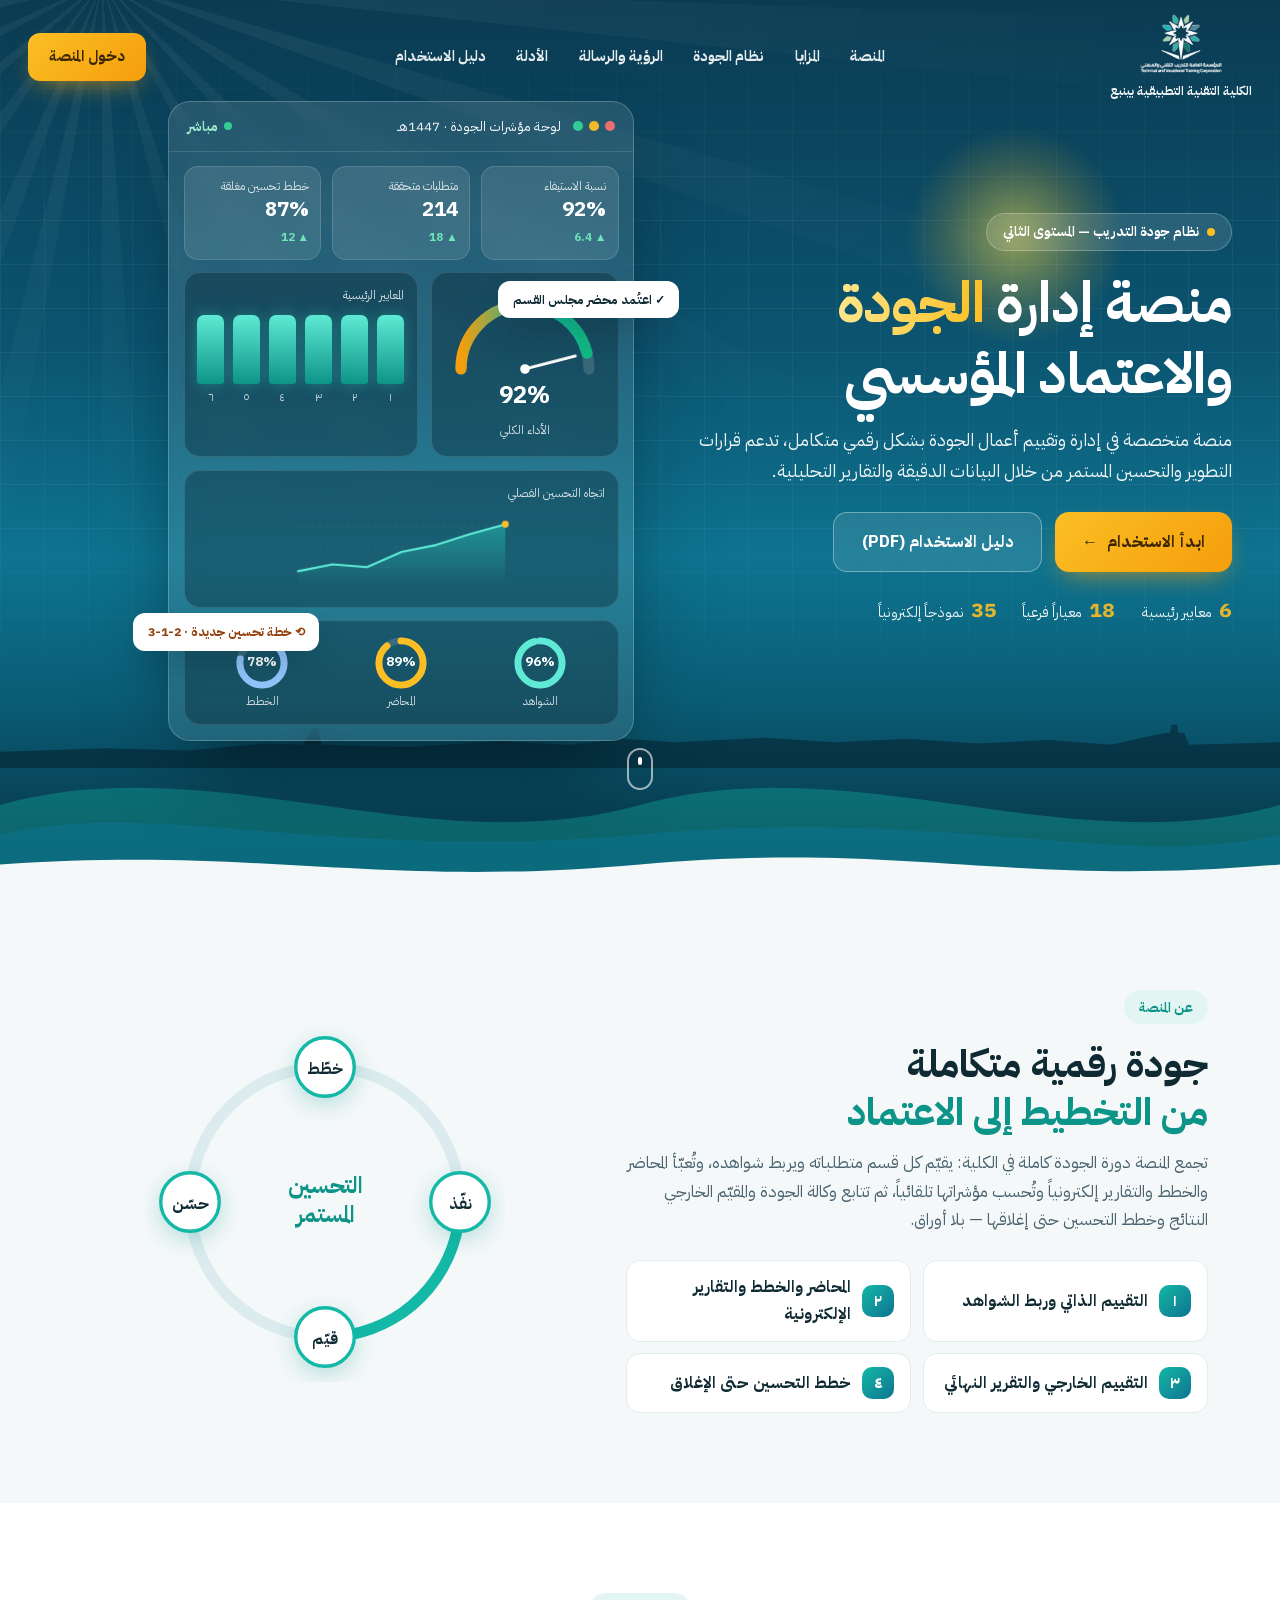
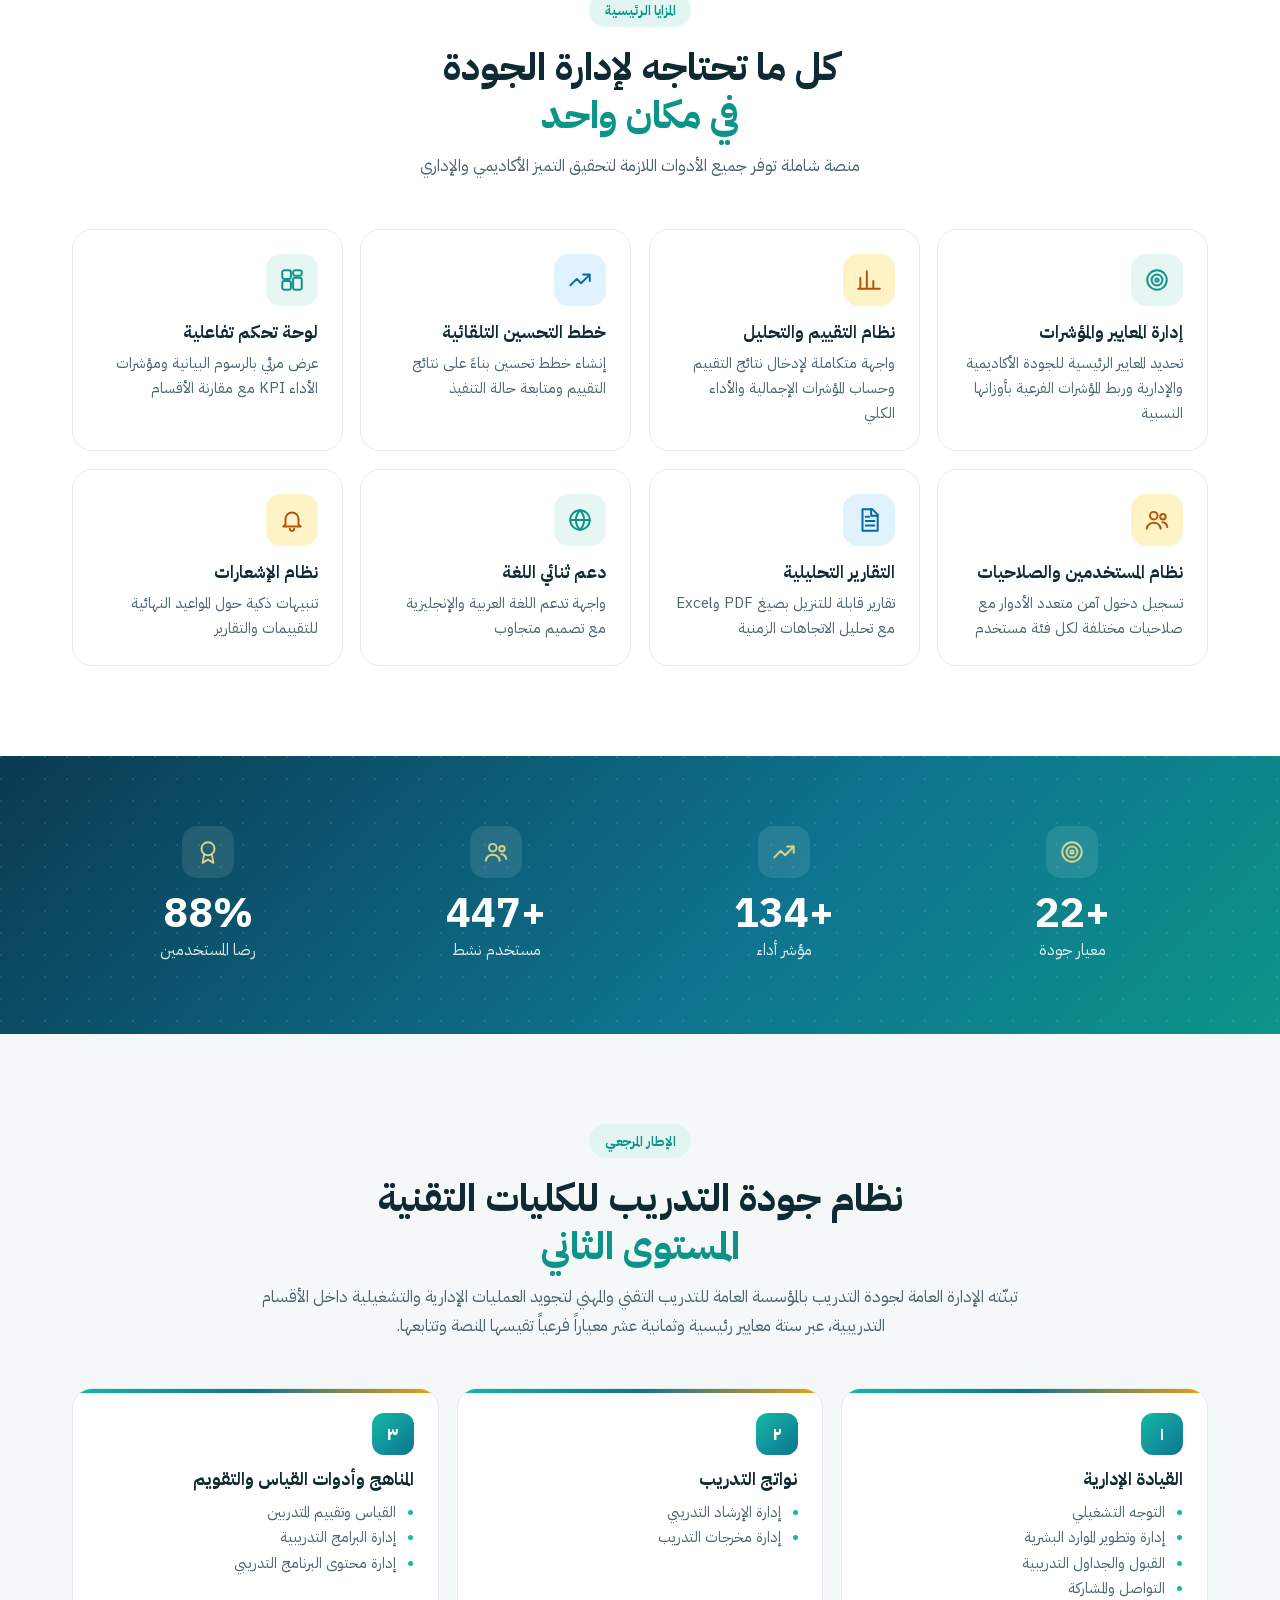
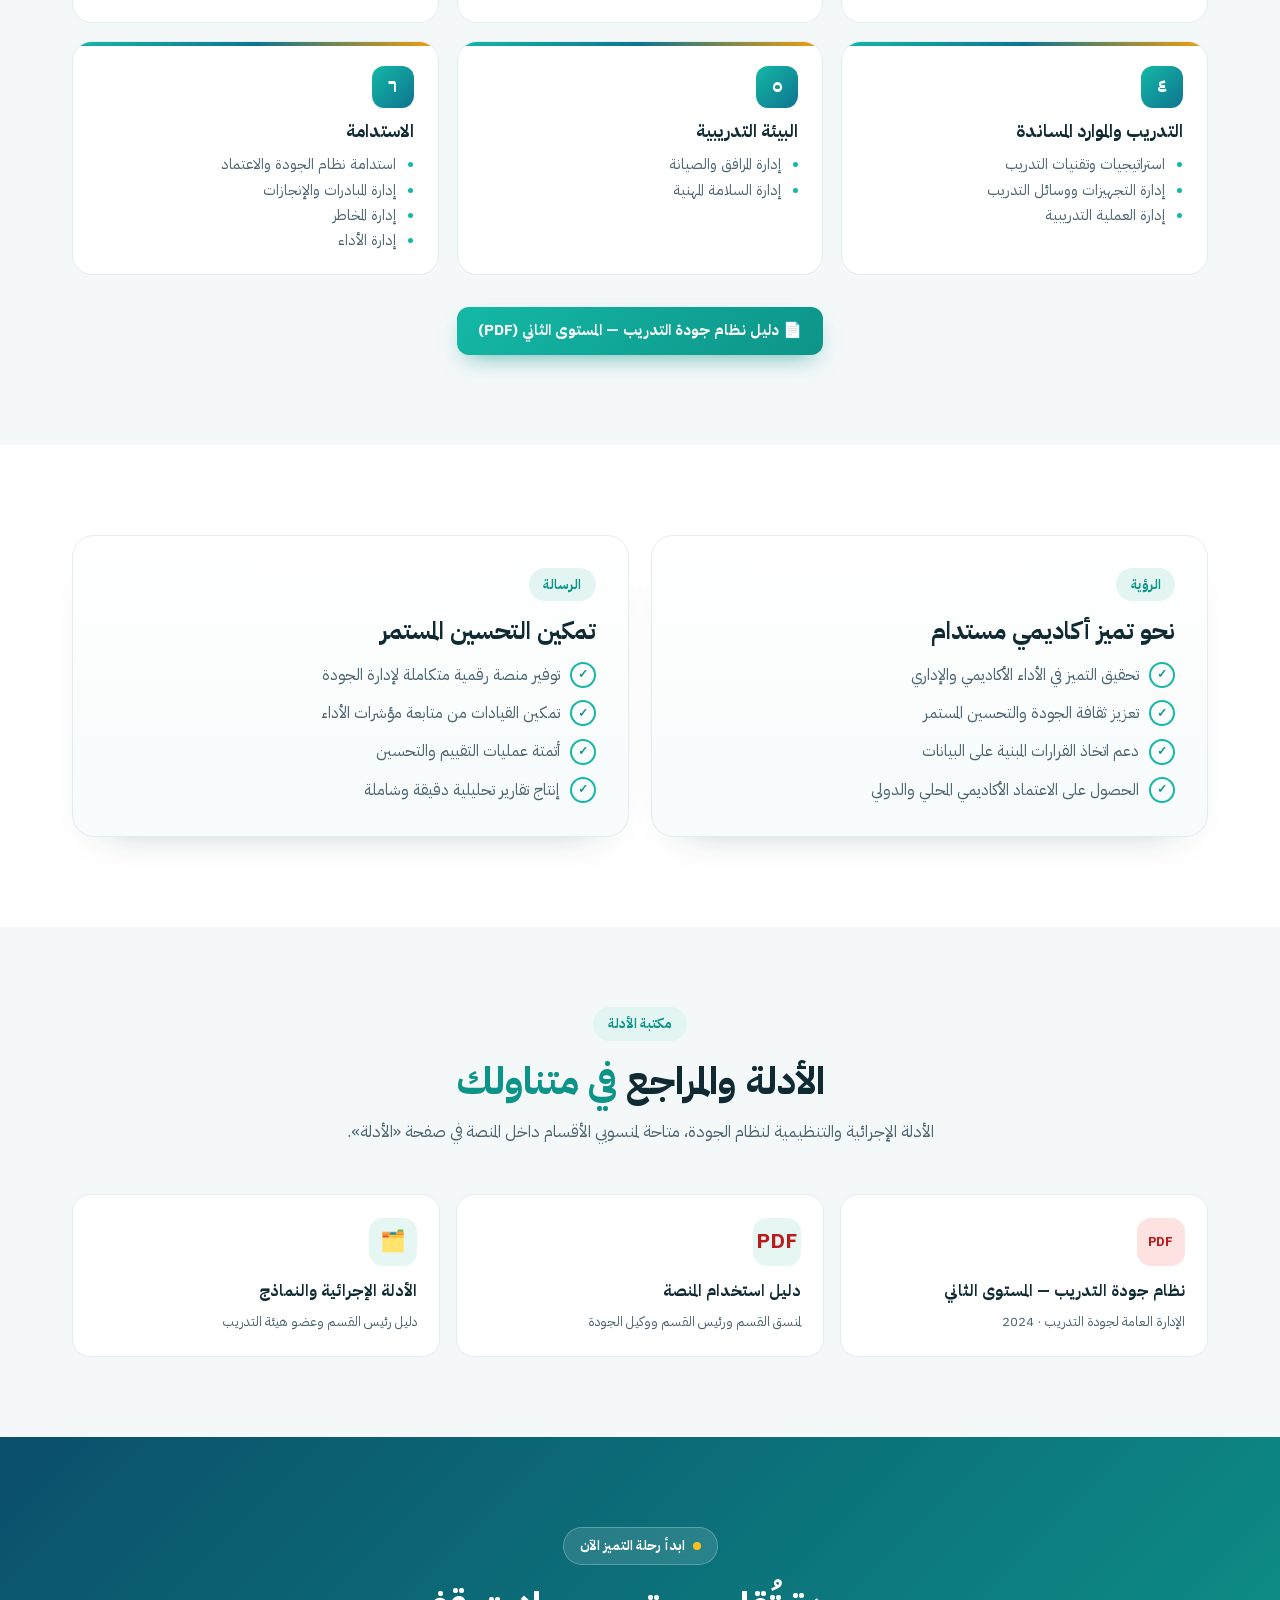
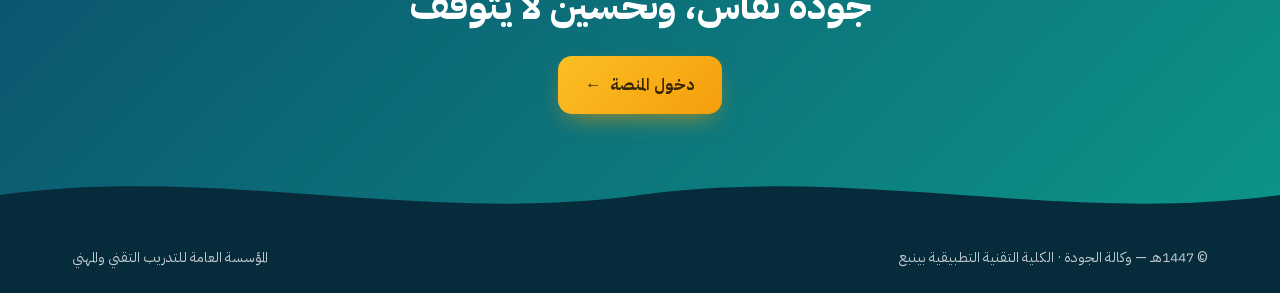
<file: frontend/home.html>
<!doctype html>
<html lang="ar" dir="rtl">
<head>
  <meta charset="utf-8">
  <meta name="viewport" content="width=device-width, initial-scale=1">
  <title>منصة الجودة والاعتماد — الكلية التقنية التطبيقية بينبع</title>
  <meta name="description" content="منصة متخصصة في إدارة وتقييم أعمال الجودة بشكل رقمي متكامل وفق نظام جودة التدريب (المستوى الثاني).">
  <link rel="stylesheet" href="css/fonts.css">
  <link rel="stylesheet" href="css/home.css">
</head>
<body>
  <header class="nav" id="nav">
    <a class="brand" href="#top" aria-label="الصفحة الرئيسية — الكلية التقنية التطبيقية بينبع">
      <span class="org-logo"><img class="on-dark" src="img/tvtc-logo-light.png" alt="المؤسسة العامة للتدريب التقني والمهني"><img class="on-light" src="img/tvtc-logo.png" alt=""></span>
      <small>الكلية التقنية التطبيقية بينبع</small>
    </a>
    <nav aria-label="أقسام الصفحة">
      <a href="#platform">المنصة</a>
      <a href="#features">المزايا</a>
      <a href="#system">نظام الجودة</a>
      <a href="#vision">الرؤية والرسالة</a>
      <a href="#guides">الأدلة</a>
      <a href="docs/aqap-user-guide.pdf" target="_blank" rel="noopener">دليل الاستخدام</a>
    </nav>
    <a class="btn btn-gold" href="./">دخول المنصة</a>
  </header>

  <!-- ===================== الواجهة: بحر ينبع + لوحة مؤشرات حيّة ===================== -->
  <section class="hero" id="top">
    <div class="sky" aria-hidden="true">
      <div class="sun"></div>
      <div class="rays"></div>
      <div class="grid"></div>
      <div class="particles"><i></i><i></i><i></i><i></i><i></i><i></i><i></i><i></i><i></i><i></i><i></i><i></i></div>
    </div>
    <svg class="coast" viewBox="0 0 1440 120" preserveAspectRatio="none" aria-hidden="true">
      <path d="M0 92 L120 86 L210 90 L300 78 L340 80 L352 52 L358 52 L362 80 L460 84 L560 74 L640 80 L700 70 L760 76 L860 68 L940 76 L1020 70 L1100 78 L1180 72 L1250 80 L1310 60 L1316 60 L1318 46 L1324 46 L1326 60 L1332 60 L1338 80 L1440 76 L1440 120 L0 120Z"/>
    </svg>
    <div class="sea" aria-hidden="true">
      <svg class="wave w1" viewBox="0 0 2880 160" preserveAspectRatio="none"><path d="M0 80 C240 30 480 130 720 80 C960 30 1200 130 1440 80 C1680 30 1920 130 2160 80 C2400 30 2640 130 2880 80 V160 H0Z"/></svg>
      <svg class="wave w2" viewBox="0 0 2880 160" preserveAspectRatio="none"><path d="M0 90 C180 50 360 120 720 90 C1080 60 1260 130 1440 90 C1620 50 1800 120 2160 90 C2520 60 2700 130 2880 90 V160 H0Z"/></svg>
      <svg class="wave w3" viewBox="0 0 2880 160" preserveAspectRatio="none"><path d="M0 100 C300 70 420 140 720 100 C1020 60 1140 140 1440 100 C1740 70 1860 140 2160 100 C2460 60 2580 140 2880 100 V160 H0Z"/></svg>
    </div>

    <div class="hero-inner">
      <div class="hero-copy reveal">
        <span class="pill"><i></i> نظام جودة التدريب — المستوى الثاني</span>
        <h1>منصة إدارة <span class="shine">الجودة</span><br>والاعتماد المؤسسي</h1>
        <p class="lead">منصة متخصصة في إدارة وتقييم أعمال الجودة بشكل رقمي متكامل، تدعم قرارات التطوير والتحسين المستمر من خلال البيانات الدقيقة والتقارير التحليلية.</p>
        <div class="cta">
          <a class="btn btn-gold btn-lg" href="./">ابدأ الاستخدام <span aria-hidden="true">←</span></a>
          <a class="btn btn-ghost btn-lg" href="docs/aqap-user-guide.pdf" target="_blank" rel="noopener">دليل الاستخدام (PDF)</a>
        </div>
        <ul class="trust">
          <li><b>6</b> معايير رئيسية</li>
          <li><b>18</b> معياراً فرعياً</li>
          <li><b>35</b> نموذجاً إلكترونياً</li>
        </ul>
      </div>

      <!-- لوحة مؤشرات متحركة -->
      <div class="dash reveal" aria-label="عرض توضيحي للوحة المؤشرات">
        <div class="dash-top"><span class="dots"><i></i><i></i><i></i></span><span>لوحة مؤشرات الجودة · 1447هـ</span><span class="live"><i></i> مباشر</span></div>
        <div class="dash-body">
          <div class="kpis">
            <div class="kpi"><span>نسبة الاستيفاء</span><b data-count="92" data-suffix="%">0%</b><em class="up">▲ 6.4</em></div>
            <div class="kpi"><span>متطلبات متحققة</span><b data-count="214">0</b><em class="up">▲ 18</em></div>
            <div class="kpi"><span>خطط تحسين مغلقة</span><b data-count="87" data-suffix="%">0%</b><em class="up">▲ 12</em></div>
          </div>
          <div class="charts">
            <div class="card gauge-card">
              <svg viewBox="0 0 200 120" class="gauge">
                <defs><linearGradient id="gg" x1="0" x2="1"><stop offset="0" stop-color="#F59E0B"/><stop offset=".55" stop-color="#14B8A6"/><stop offset="1" stop-color="#10B981"/></linearGradient></defs>
                <path d="M20 105 A80 80 0 0 1 180 105" class="g-track"/>
                <path d="M20 105 A80 80 0 0 1 180 105" class="g-val" pathLength="100"/>
                <line x1="100" y1="105" x2="100" y2="40" class="g-needle"/>
                <circle cx="100" cy="105" r="6" class="g-hub"/>
              </svg>
              <div class="g-label"><b data-count="92" data-suffix="%">0%</b><span>الأداء الكلي</span></div>
            </div>
            <div class="card bars-card">
              <span class="card-t">المعايير الرئيسية</span>
              <div class="bars">
                <div style="--h:94%;--d:0s"><i></i><span>١</span></div>
                <div style="--h:88%;--d:.12s"><i></i><span>٢</span></div>
                <div style="--h:79%;--d:.24s"><i></i><span>٣</span></div>
                <div style="--h:91%;--d:.36s"><i></i><span>٤</span></div>
                <div style="--h:97%;--d:.48s"><i></i><span>٥</span></div>
                <div style="--h:84%;--d:.6s"><i></i><span>٦</span></div>
              </div>
            </div>
            <div class="card line-card">
              <span class="card-t">اتجاه التحسين الفصلي</span>
              <svg viewBox="0 0 300 110" class="line">
                <defs><linearGradient id="lg" x1="0" y1="0" x2="0" y2="1"><stop offset="0" stop-color="#2DD4BF" stop-opacity=".45"/><stop offset="1" stop-color="#2DD4BF" stop-opacity="0"/></linearGradient></defs>
                <g class="gridlines"><line x1="0" y1="25" x2="300" y2="25"/><line x1="0" y1="55" x2="300" y2="55"/><line x1="0" y1="85" x2="300" y2="85"/></g>
                <path class="area" d="M0 90 L50 80 L100 84 L150 62 L200 52 L250 36 L300 22 L300 110 L0 110Z"/>
                <path class="stroke" d="M0 90 L50 80 L100 84 L150 62 L200 52 L250 36 L300 22" pathLength="100"/>
                <circle class="pt" cx="300" cy="22" r="5"/>
              </svg>
            </div>
            <div class="card rings-card">
              <div class="ring" style="--p:96"><svg viewBox="0 0 42 42"><circle cx="21" cy="21" r="16"/><circle cx="21" cy="21" r="16" class="v" pathLength="100"/></svg><b>96%</b><span>الشواهد</span></div>
              <div class="ring" style="--p:89"><svg viewBox="0 0 42 42"><circle cx="21" cy="21" r="16"/><circle cx="21" cy="21" r="16" class="v" pathLength="100"/></svg><b>89%</b><span>المحاضر</span></div>
              <div class="ring" style="--p:78"><svg viewBox="0 0 42 42"><circle cx="21" cy="21" r="16"/><circle cx="21" cy="21" r="16" class="v" pathLength="100"/></svg><b>78%</b><span>الخطط</span></div>
            </div>
          </div>
        </div>
        <div class="float f1">✓ اعتُمد محضر مجلس القسم</div>
        <div class="float f2">⟲ خطة تحسين جديدة · 2-1-3</div>
      </div>
    </div>
    <a class="scroll-cue" href="#platform" aria-label="انتقل للأسفل"><span></span></a>
  </section>

  <!-- ===================== تعريف بالمنصة ===================== -->
  <section class="about" id="platform">
    <div class="wrap about-grid">
      <div class="reveal">
        <span class="eyebrow">عن المنصة</span>
        <h2>جودة رقمية متكاملة<br><span class="accent">من التخطيط إلى الاعتماد</span></h2>
        <p>تجمع المنصة دورة الجودة كاملة في الكلية: يقيّم كل قسم متطلباته ويربط شواهده، وتُعبّأ المحاضر والخطط والتقارير إلكترونياً وتُحسب مؤشراتها تلقائياً، ثم تتابع وكالة الجودة والمقيّم الخارجي النتائج وخطط التحسين حتى إغلاقها — بلا أوراق.</p>
        <ul class="flow">
          <li><b>١</b><span>التقييم الذاتي وربط الشواهد</span></li>
          <li><b>٢</b><span>المحاضر والخطط والتقارير الإلكترونية</span></li>
          <li><b>٣</b><span>التقييم الخارجي والتقرير النهائي</span></li>
          <li><b>٤</b><span>خطط التحسين حتى الإغلاق</span></li>
        </ul>
      </div>
      <div class="cycle reveal" aria-hidden="true">
        <svg viewBox="0 0 320 320">
          <circle cx="160" cy="160" r="120" class="c-track"/>
          <circle cx="160" cy="160" r="120" class="c-run" pathLength="100"/>
          <g class="c-nodes">
            <g transform="translate(160 40)"><circle r="26"/><text y="6">خطّط</text></g>
            <g transform="translate(280 160)"><circle r="26"/><text y="6">نفّذ</text></g>
            <g transform="translate(160 280)"><circle r="26"/><text y="6">قيّم</text></g>
            <g transform="translate(40 160)"><circle r="26"/><text y="6">حسّن</text></g>
          </g>
          <text x="160" y="152" class="c-mid">التحسين</text>
          <text x="160" y="178" class="c-mid">المستمر</text>
        </svg>
      </div>
    </div>
  </section>

  <!-- ===================== المزايا ===================== -->
  <section class="features" id="features">
    <div class="wrap">
      <div class="head reveal">
        <span class="eyebrow">المزايا الرئيسية</span>
        <h2>كل ما تحتاجه لإدارة الجودة<br><span class="accent">في مكان واحد</span></h2>
        <p>منصة شاملة توفر جميع الأدوات اللازمة لتحقيق التميز الأكاديمي والإداري</p>
      </div>
      <div class="f-grid">
        <article class="f reveal"><span class="ic"><svg viewBox="0 0 24 24"><circle cx="12" cy="12" r="9"/><circle cx="12" cy="12" r="5"/><circle cx="12" cy="12" r="1.5"/></svg></span><h3>إدارة المعايير والمؤشرات</h3><p>تحديد المعايير الرئيسية للجودة الأكاديمية والإدارية وربط المؤشرات الفرعية بأوزانها النسبية</p></article>
        <article class="f reveal"><span class="ic"><svg viewBox="0 0 24 24"><path d="M4 20V10M10 20V4M16 20v-7M22 20H2"/></svg></span><h3>نظام التقييم والتحليل</h3><p>واجهة متكاملة لإدخال نتائج التقييم وحساب المؤشرات الإجمالية والأداء الكلي</p></article>
        <article class="f reveal"><span class="ic"><svg viewBox="0 0 24 24"><path d="M3 17l6-6 4 4 8-8M15 7h6v6"/></svg></span><h3>خطط التحسين التلقائية</h3><p>إنشاء خطط تحسين بناءً على نتائج التقييم ومتابعة حالة التنفيذ</p></article>
        <article class="f reveal"><span class="ic"><svg viewBox="0 0 24 24"><rect x="3" y="3" width="8" height="8" rx="2"/><rect x="13" y="3" width="8" height="5" rx="2"/><rect x="13" y="10" width="8" height="11" rx="2"/><rect x="3" y="13" width="8" height="8" rx="2"/></svg></span><h3>لوحة تحكم تفاعلية</h3><p>عرض مرئي بالرسوم البيانية ومؤشرات الأداء KPI مع مقارنة الأقسام</p></article>
        <article class="f reveal"><span class="ic"><svg viewBox="0 0 24 24"><circle cx="9" cy="8" r="3.5"/><path d="M2.5 20c.8-3.6 3.4-5.5 6.5-5.5s5.7 1.9 6.5 5.5"/><circle cx="17.5" cy="9" r="2.5"/><path d="M17 14c2.3.2 4 1.8 4.5 4.5"/></svg></span><h3>نظام المستخدمين والصلاحيات</h3><p>تسجيل دخول آمن متعدد الأدوار مع صلاحيات مختلفة لكل فئة مستخدم</p></article>
        <article class="f reveal"><span class="ic"><svg viewBox="0 0 24 24"><path d="M6 2h9l5 5v15H6z"/><path d="M14 2v6h6M9 13h8M9 17h8M9 9h3"/></svg></span><h3>التقارير التحليلية</h3><p>تقارير قابلة للتنزيل بصيغ PDF وExcel مع تحليل الاتجاهات الزمنية</p></article>
        <article class="f reveal"><span class="ic"><svg viewBox="0 0 24 24"><circle cx="12" cy="12" r="9"/><path d="M3 12h18M12 3c2.5 2.6 3.8 5.6 3.8 9s-1.3 6.4-3.8 9c-2.5-2.6-3.8-5.6-3.8-9S9.5 5.6 12 3z"/></svg></span><h3>دعم ثنائي اللغة</h3><p>واجهة تدعم اللغة العربية والإنجليزية مع تصميم متجاوب</p></article>
        <article class="f reveal"><span class="ic"><svg viewBox="0 0 24 24"><path d="M6 16V11a6 6 0 1112 0v5l2 2H4z"/><path d="M10 20a2 2 0 004 0"/></svg></span><h3>نظام الإشعارات</h3><p>تنبيهات ذكية حول المواعيد النهائية للتقييمات والتقارير</p></article>
      </div>
    </div>
  </section>

  <!-- ===================== أرقام ===================== -->
  <section class="stats">
    <div class="wrap s-grid">
      <div class="s reveal"><span class="ic"><svg viewBox="0 0 24 24"><circle cx="12" cy="12" r="9"/><circle cx="12" cy="12" r="5"/><circle cx="12" cy="12" r="1.5"/></svg></span><b data-count="25" data-prefix="+">0</b><span>معيار جودة</span></div>
      <div class="s reveal"><span class="ic"><svg viewBox="0 0 24 24"><path d="M3 17l6-6 4 4 8-8M15 7h6v6"/></svg></span><b data-count="150" data-prefix="+">0</b><span>مؤشر أداء</span></div>
      <div class="s reveal"><span class="ic"><svg viewBox="0 0 24 24"><circle cx="9" cy="8" r="3.5"/><path d="M2.5 20c.8-3.6 3.4-5.5 6.5-5.5s5.7 1.9 6.5 5.5"/><circle cx="17.5" cy="9" r="2.5"/><path d="M17 14c2.3.2 4 1.8 4.5 4.5"/></svg></span><b data-count="500" data-prefix="+">0</b><span>مستخدم نشط</span></div>
      <div class="s reveal"><span class="ic"><svg viewBox="0 0 24 24"><circle cx="12" cy="9" r="6"/><path d="M8.5 14l-1.5 8 5-3 5 3-1.5-8"/></svg></span><b data-count="98" data-suffix="%">0</b><span>رضا المستخدمين</span></div>
    </div>
  </section>

  <!-- ===================== نظام الجودة - المستوى الثاني ===================== -->
  <section class="system" id="system">
    <div class="wrap">
      <div class="head reveal">
        <span class="eyebrow">الإطار المرجعي</span>
        <h2>نظام جودة التدريب للكليات التقنية<br><span class="accent">المستوى الثاني</span></h2>
        <p>تبنّته الإدارة العامة لجودة التدريب بالمؤسسة العامة للتدريب التقني والمهني لتجويد العمليات الإدارية والتشغيلية داخل الأقسام التدريبية، عبر ستة معايير رئيسية وثمانية عشر معياراً فرعياً تقيسها المنصة وتتابعها.</p>
      </div>
      <div class="std-grid">
        <article class="std reveal"><span class="n">١</span><h3>القيادة الإدارية</h3><ul><li>التوجه التشغيلي</li><li>إدارة وتطوير الموارد البشرية</li><li>القبول والجداول التدريبية</li><li>التواصل والمشاركة</li></ul></article>
        <article class="std reveal"><span class="n">٢</span><h3>نواتج التدريب</h3><ul><li>إدارة الإرشاد التدريبي</li><li>إدارة مخرجات التدريب</li></ul></article>
        <article class="std reveal"><span class="n">٣</span><h3>المناهج وأدوات القياس والتقويم</h3><ul><li>القياس وتقييم المتدربين</li><li>إدارة البرامج التدريبية</li><li>إدارة محتوى البرنامج التدريبي</li></ul></article>
        <article class="std reveal"><span class="n">٤</span><h3>التدريب والموارد المساندة</h3><ul><li>استراتيجيات وتقنيات التدريب</li><li>إدارة التجهيزات ووسائل التدريب</li><li>إدارة العملية التدريبية</li></ul></article>
        <article class="std reveal"><span class="n">٥</span><h3>البيئة التدريبية</h3><ul><li>إدارة المرافق والصيانة</li><li>إدارة السلامة المهنية</li></ul></article>
        <article class="std reveal"><span class="n">٦</span><h3>الاستدامة</h3><ul><li>استدامة نظام الجودة والاعتماد</li><li>إدارة المبادرات والإنجازات</li><li>إدارة المخاطر</li><li>إدارة الأداء</li></ul></article>
      </div>
      <div class="center reveal"><a class="btn btn-teal" href="docs/tvtc-training-quality-system-level2-2024.pdf" target="_blank" rel="noopener">📄 دليل نظام جودة التدريب — المستوى الثاني (PDF)</a></div>
    </div>
  </section>

  <!-- ===================== الرؤية والرسالة ===================== -->
  <section class="vm" id="vision">
    <div class="wrap vm-grid">
      <article class="vm-card reveal">
        <span class="tag">الرؤية</span>
        <h3>نحو تميز أكاديمي مستدام</h3>
        <ul>
          <li>تحقيق التميز في الأداء الأكاديمي والإداري</li>
          <li>تعزيز ثقافة الجودة والتحسين المستمر</li>
          <li>دعم اتخاذ القرارات المبنية على البيانات</li>
          <li>الحصول على الاعتماد الأكاديمي المحلي والدولي</li>
        </ul>
      </article>
      <article class="vm-card reveal">
        <span class="tag">الرسالة</span>
        <h3>تمكين التحسين المستمر</h3>
        <ul>
          <li>توفير منصة رقمية متكاملة لإدارة الجودة</li>
          <li>تمكين القيادات من متابعة مؤشرات الأداء</li>
          <li>أتمتة عمليات التقييم والتحسين</li>
          <li>إنتاج تقارير تحليلية دقيقة وشاملة</li>
        </ul>
      </article>
    </div>
  </section>

  <!-- ===================== الأدلة ===================== -->
  <section class="guides" id="guides">
    <div class="wrap">
      <div class="head reveal">
        <span class="eyebrow">مكتبة الأدلة</span>
        <h2>الأدلة والمراجع <span class="accent">في متناولك</span></h2>
        <p>الأدلة الإجرائية والتنظيمية لنظام الجودة، متاحة لمنسوبي الأقسام داخل المنصة في صفحة «الأدلة».</p>
      </div>
      <div class="g-grid">
        <a class="g reveal" href="docs/tvtc-training-quality-system-level2-2024.pdf" target="_blank" rel="noopener"><span class="ic">PDF</span><b>نظام جودة التدريب — المستوى الثاني</b><small>الإدارة العامة لجودة التدريب · 2024</small></a>
        <a class="g reveal" href="docs/aqap-user-guide.pdf" target="_blank" rel="noopener"><span class="ic">PDF</span><b>دليل استخدام المنصة</b><small>لمنسق القسم ورئيس القسم ووكيل الجودة</small></a>
        <a class="g reveal" href="./#/guides"><span class="ic">🗂️</span><b>الأدلة الإجرائية والنماذج</b><small>دليل رئيس القسم وعضو هيئة التدريب</small></a>
      </div>
    </div>
  </section>

  <section class="final">
    <div class="wrap final-inner reveal">
      <span class="pill"><i></i> ابدأ رحلة التميز الآن</span>
      <h2>جودة تُقاس، وتحسين لا يتوقف</h2>
      <a class="btn btn-gold btn-lg" href="./">دخول المنصة <span aria-hidden="true">←</span></a>
    </div>
    <svg class="final-wave" viewBox="0 0 1440 80" preserveAspectRatio="none" aria-hidden="true"><path d="M0 40 C240 0 480 80 720 40 C960 0 1200 80 1440 40 V80 H0Z"/></svg>
  </section>

  <footer class="foot">
    <div class="wrap">
      <span>© 1447هـ — وكالة الجودة · الكلية التقنية التطبيقية بينبع</span>
      <span>المؤسسة العامة للتدريب التقني والمهني</span>
    </div>
  </footer>

  <script src="js/home.js" defer></script>
</body>
</html>
</file>
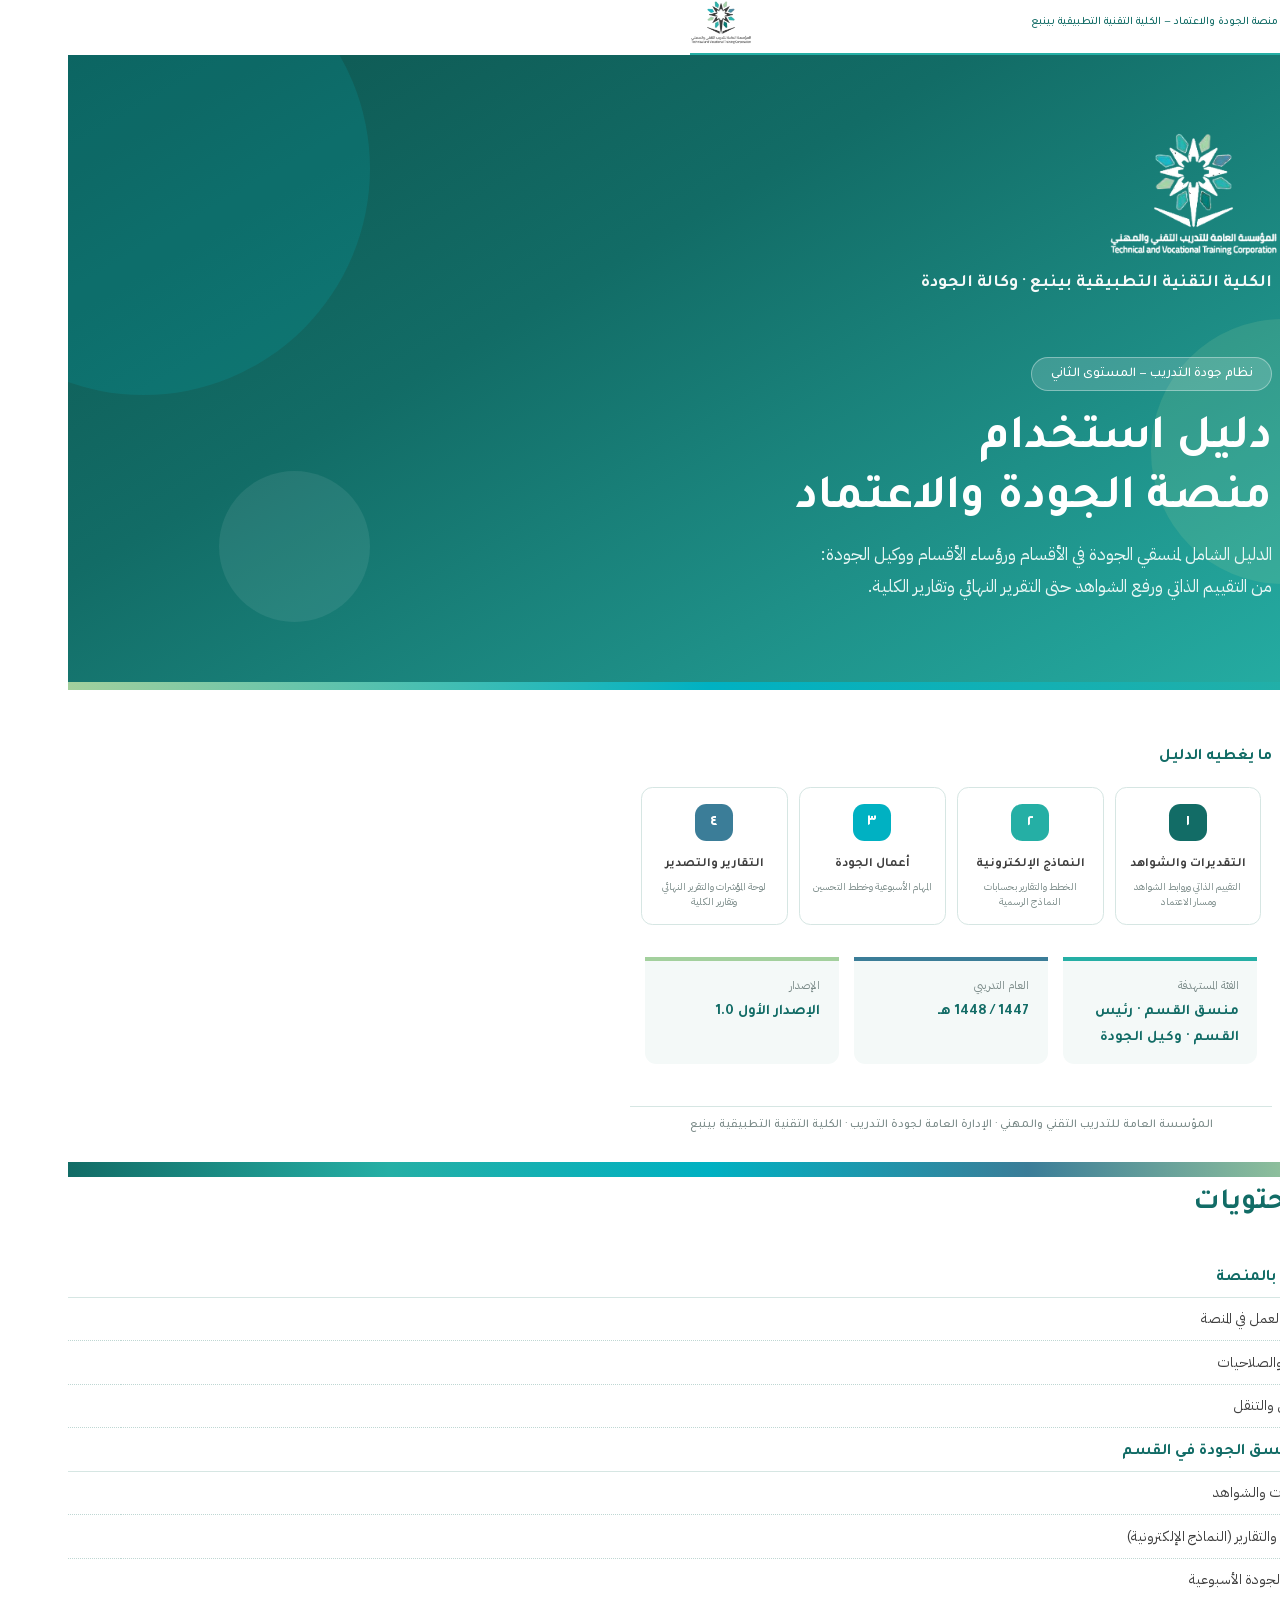
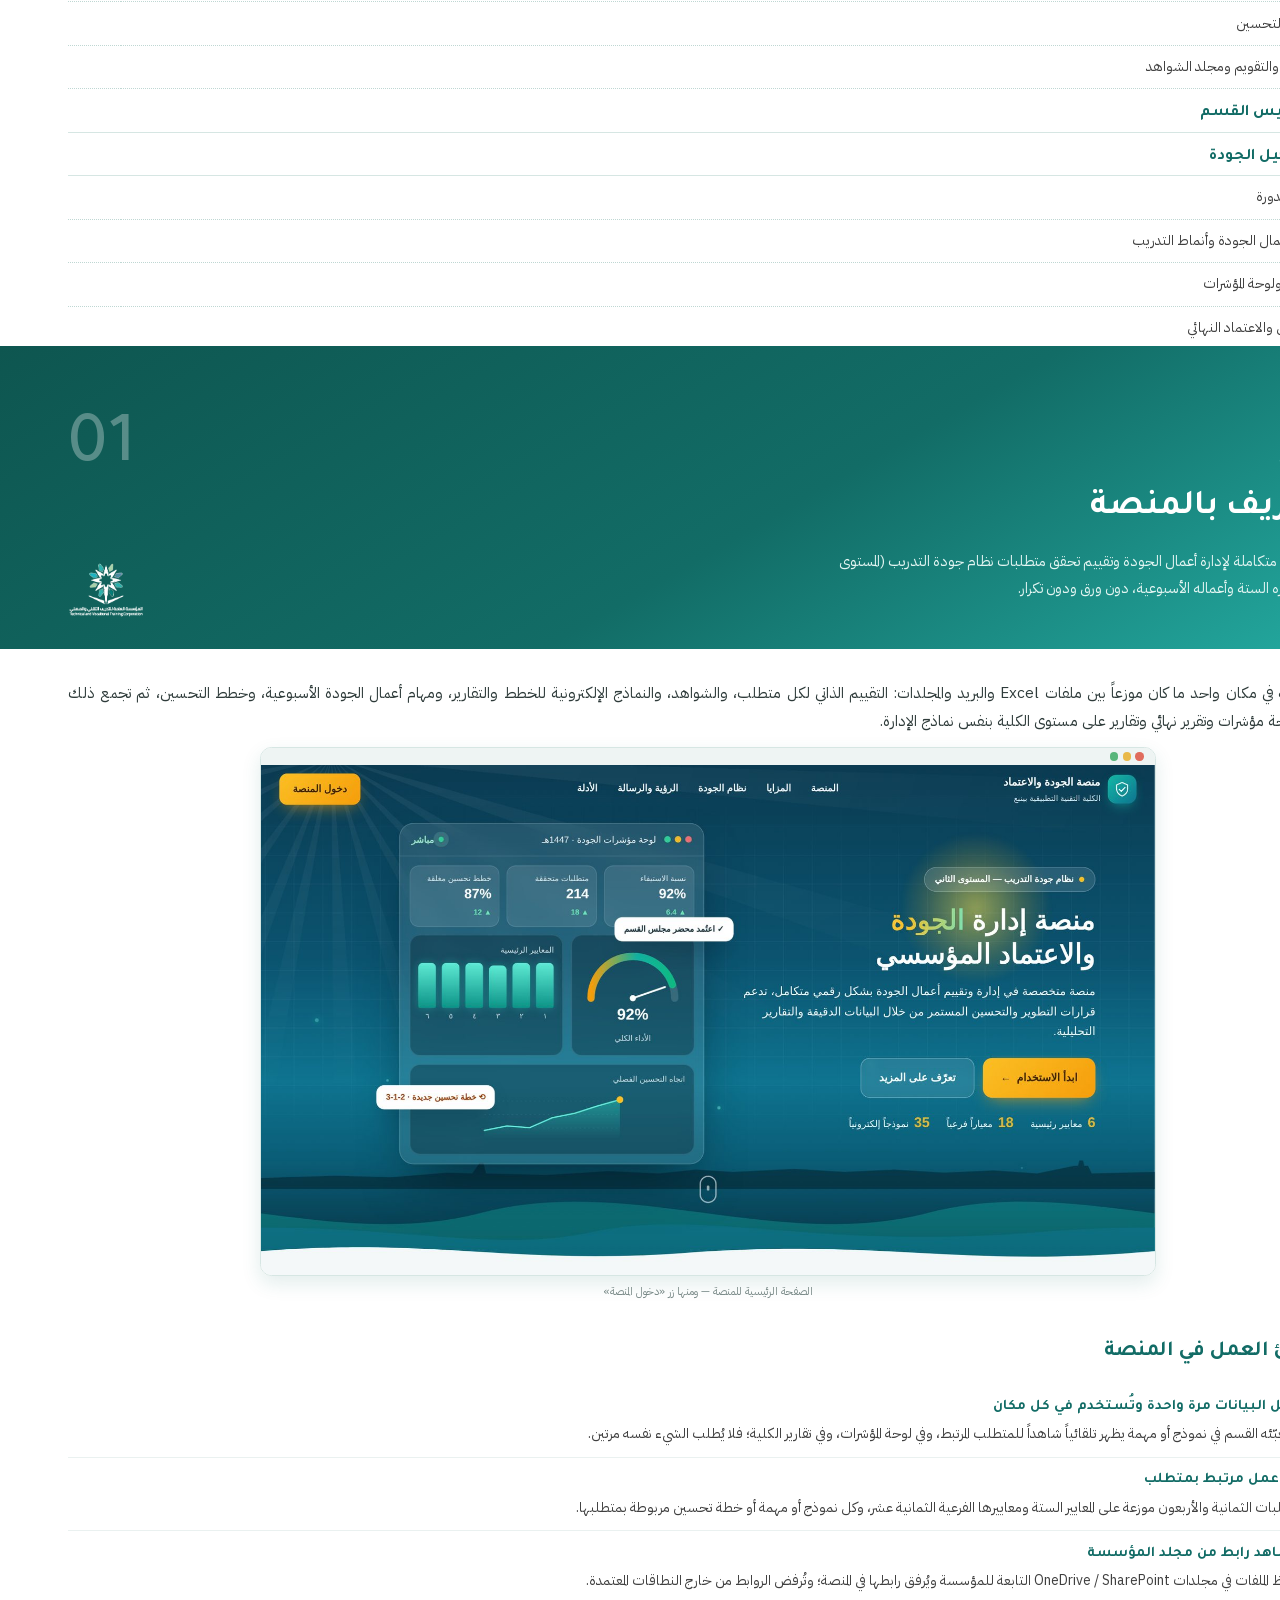
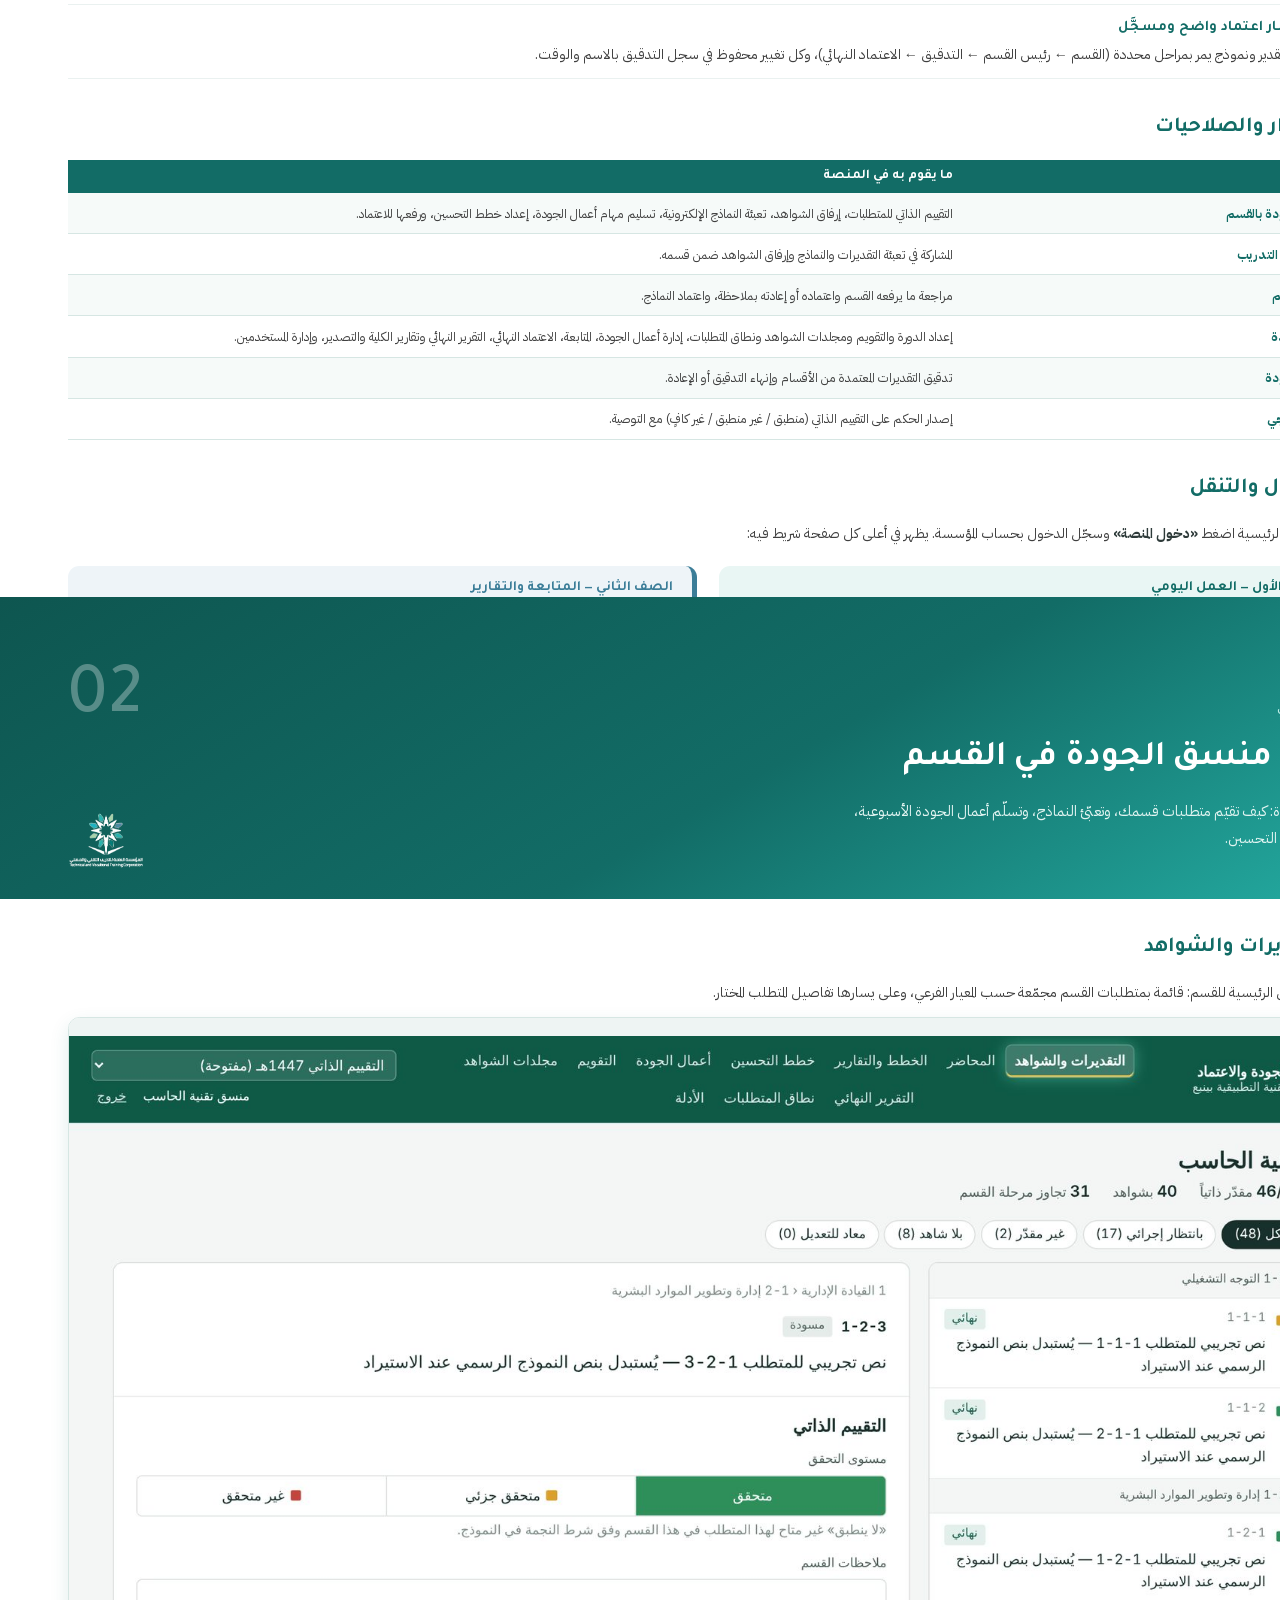
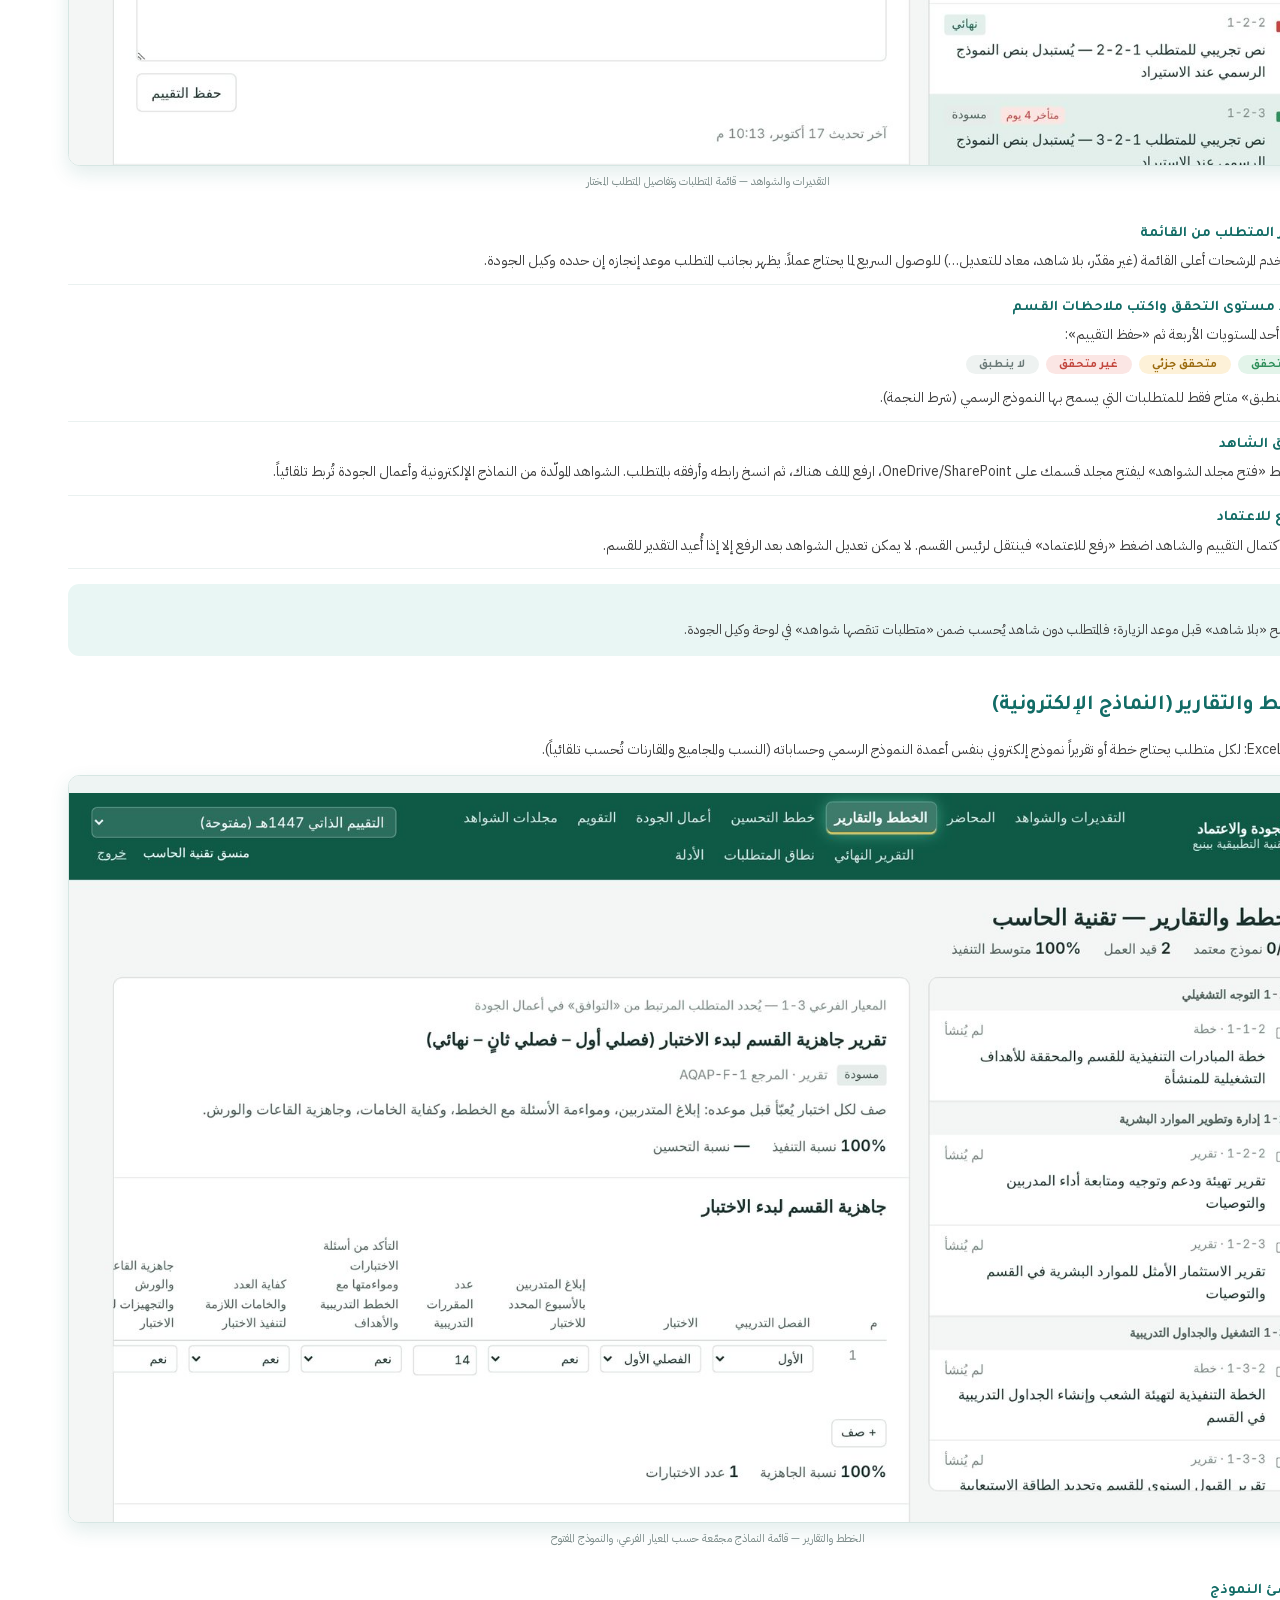
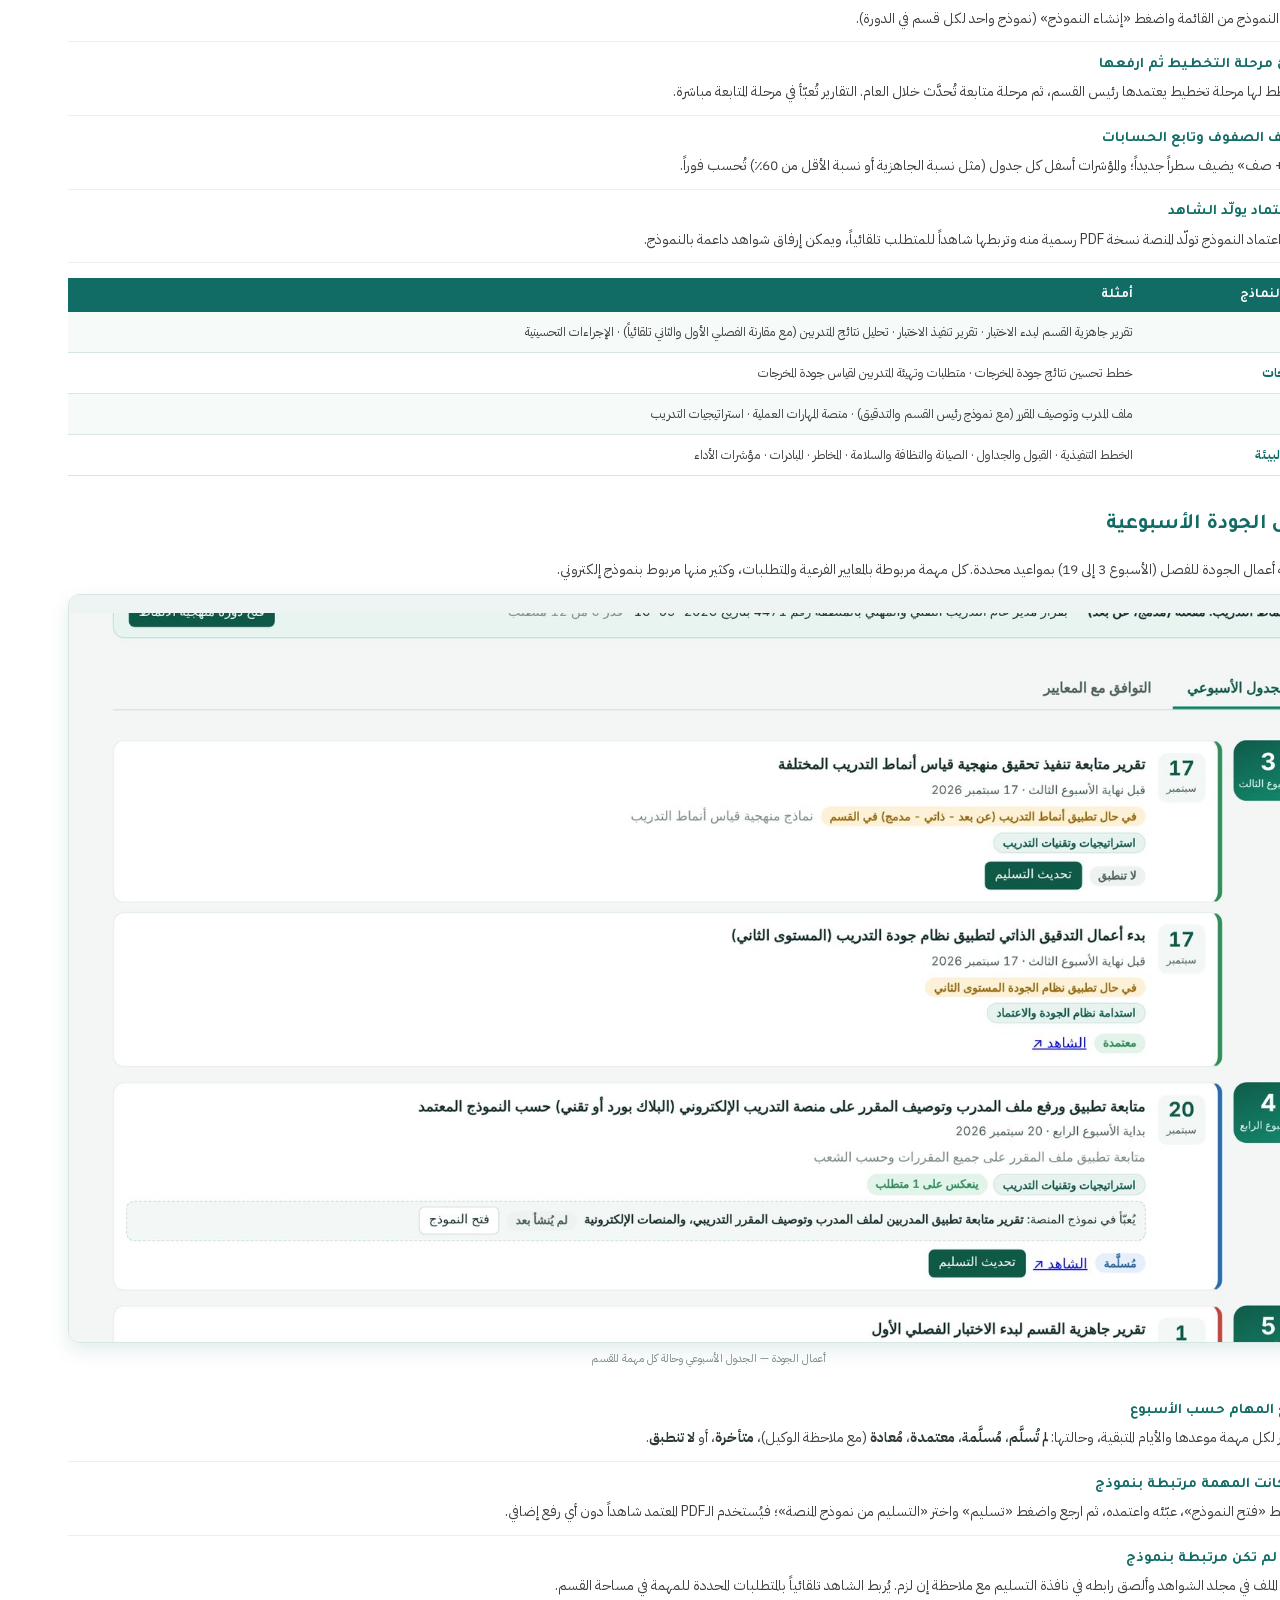
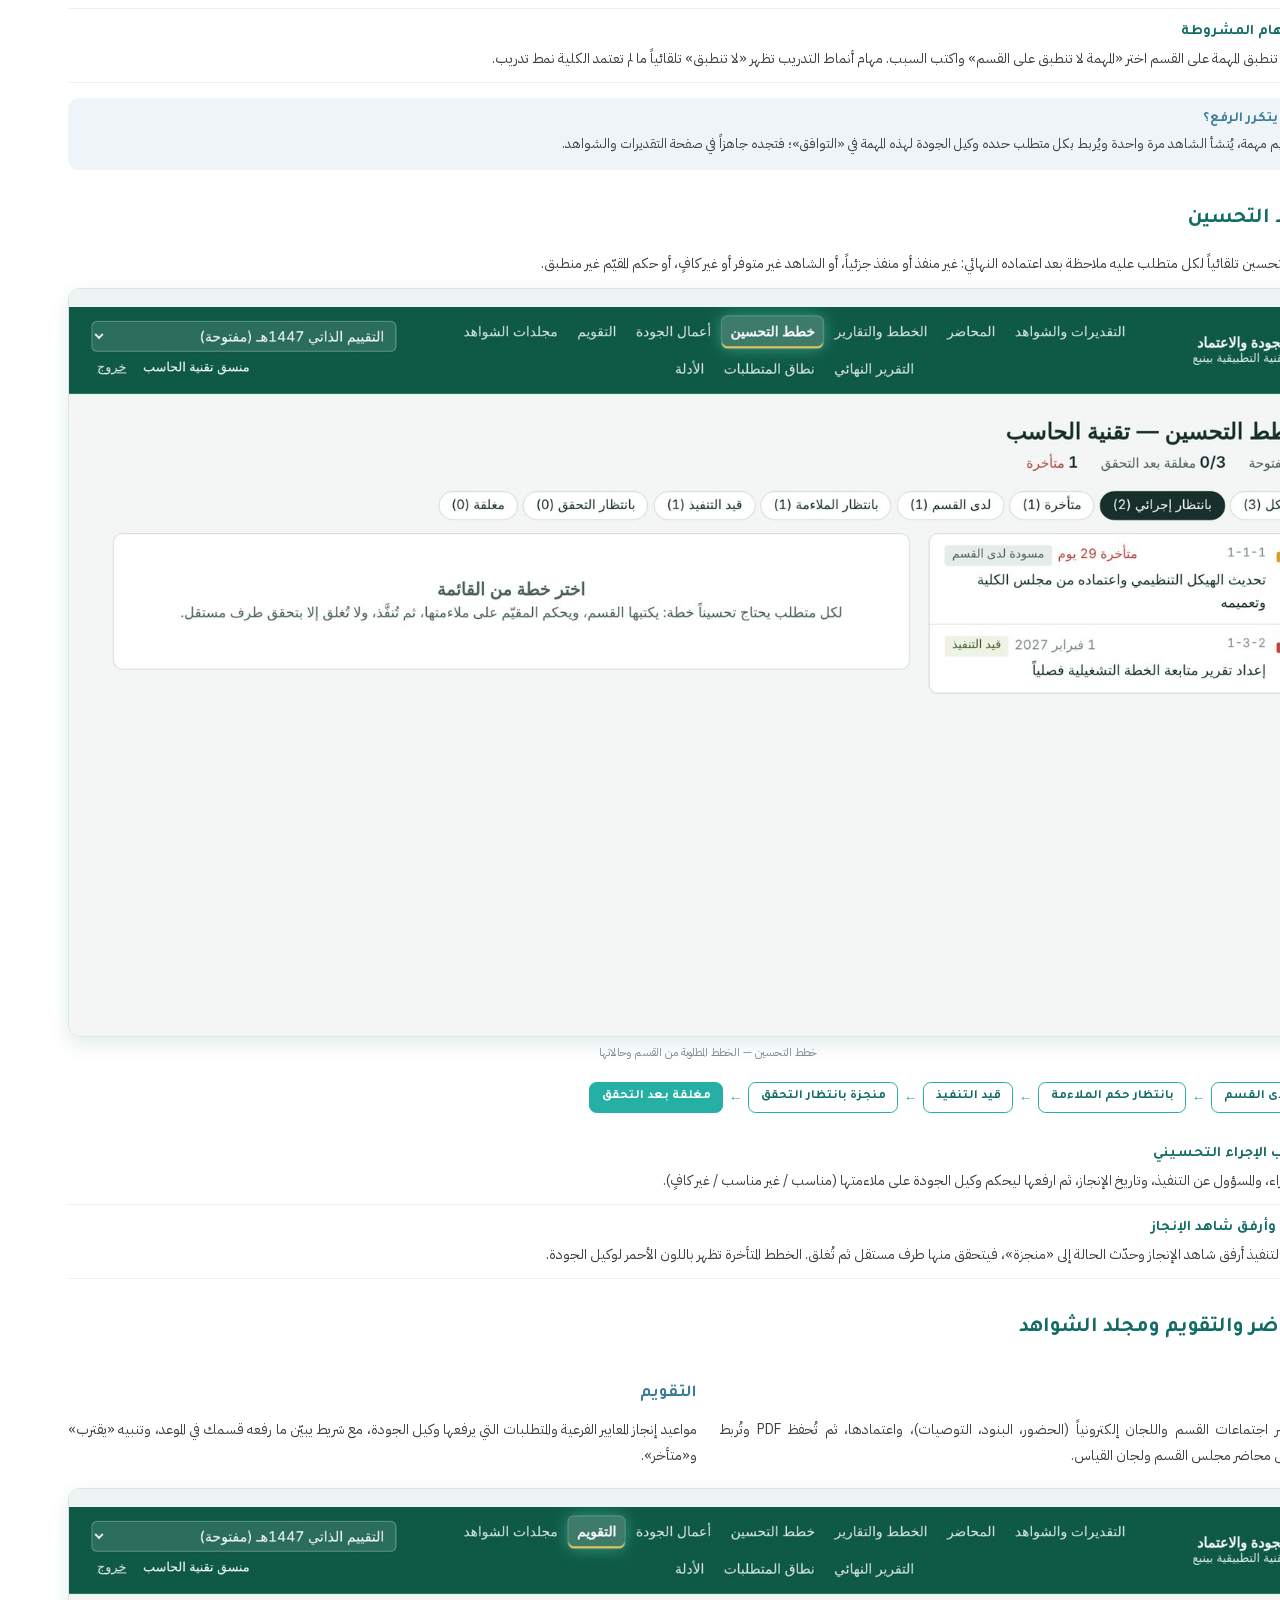
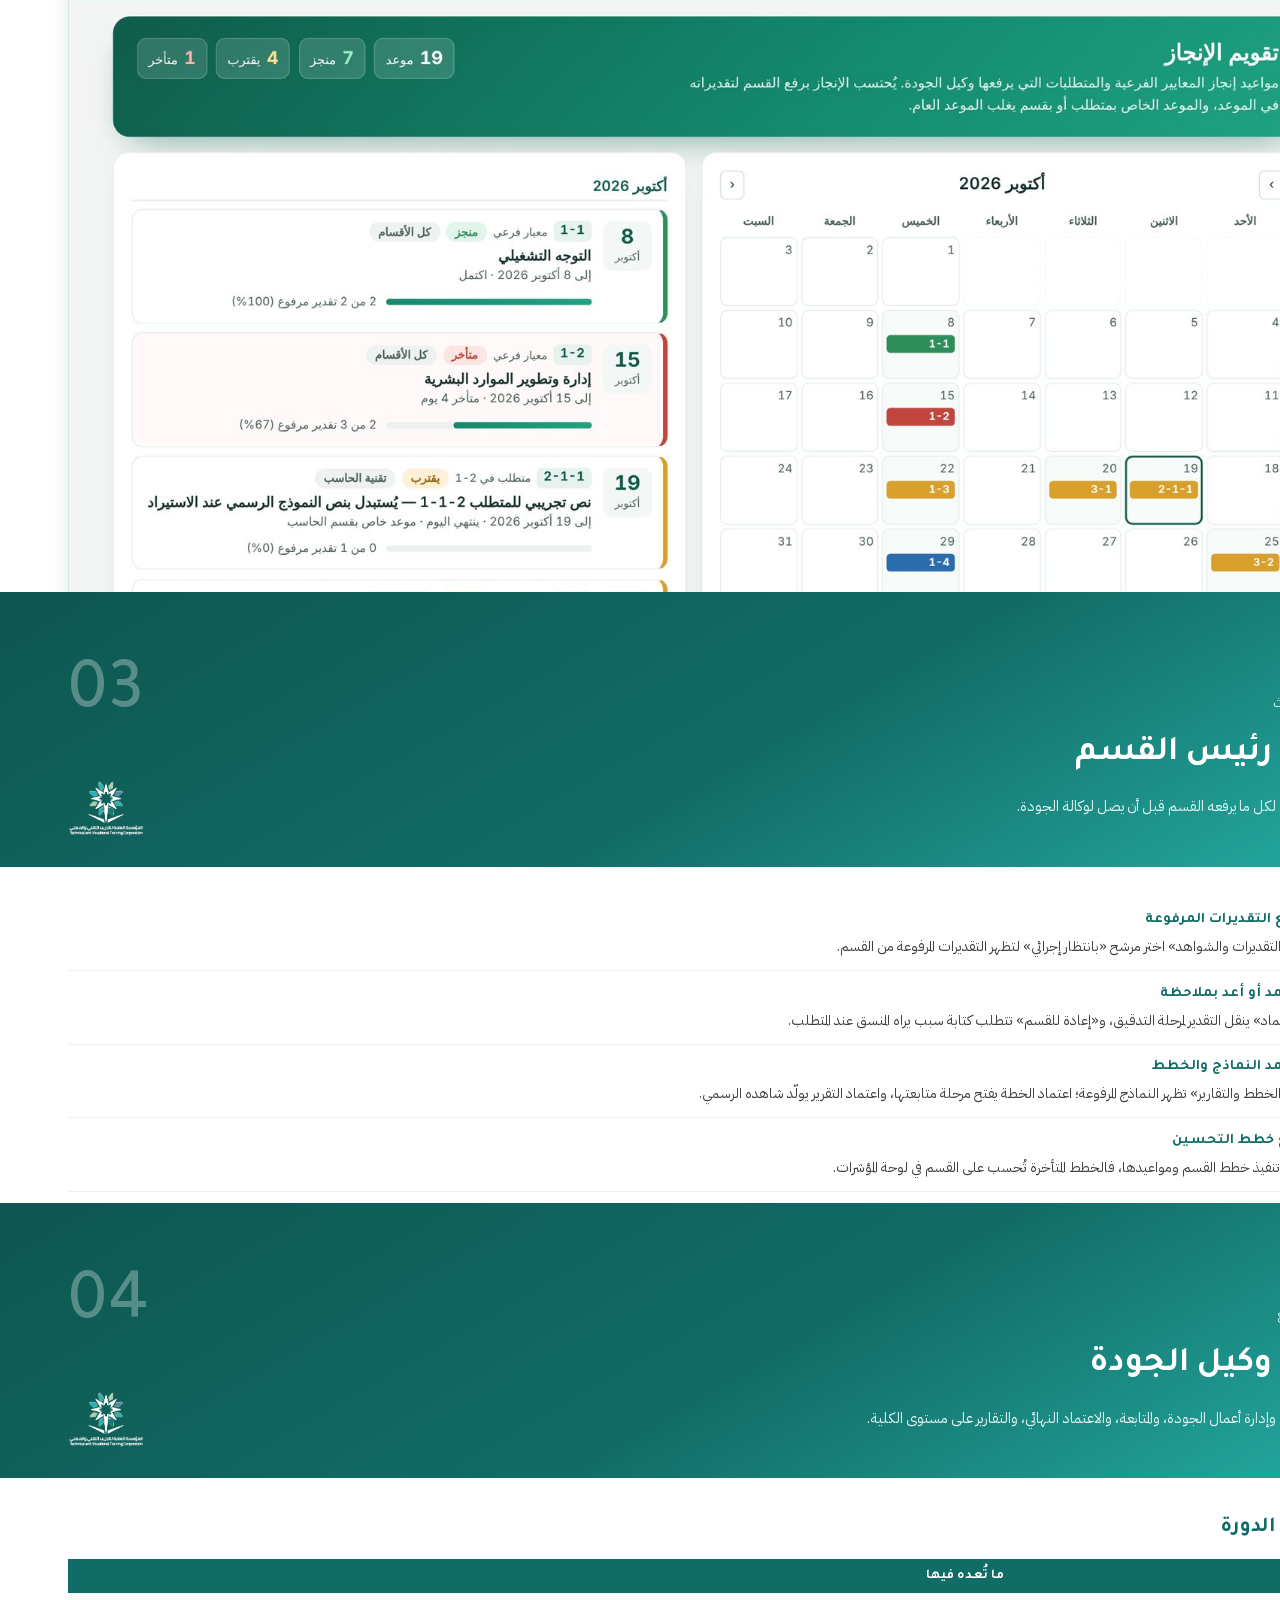
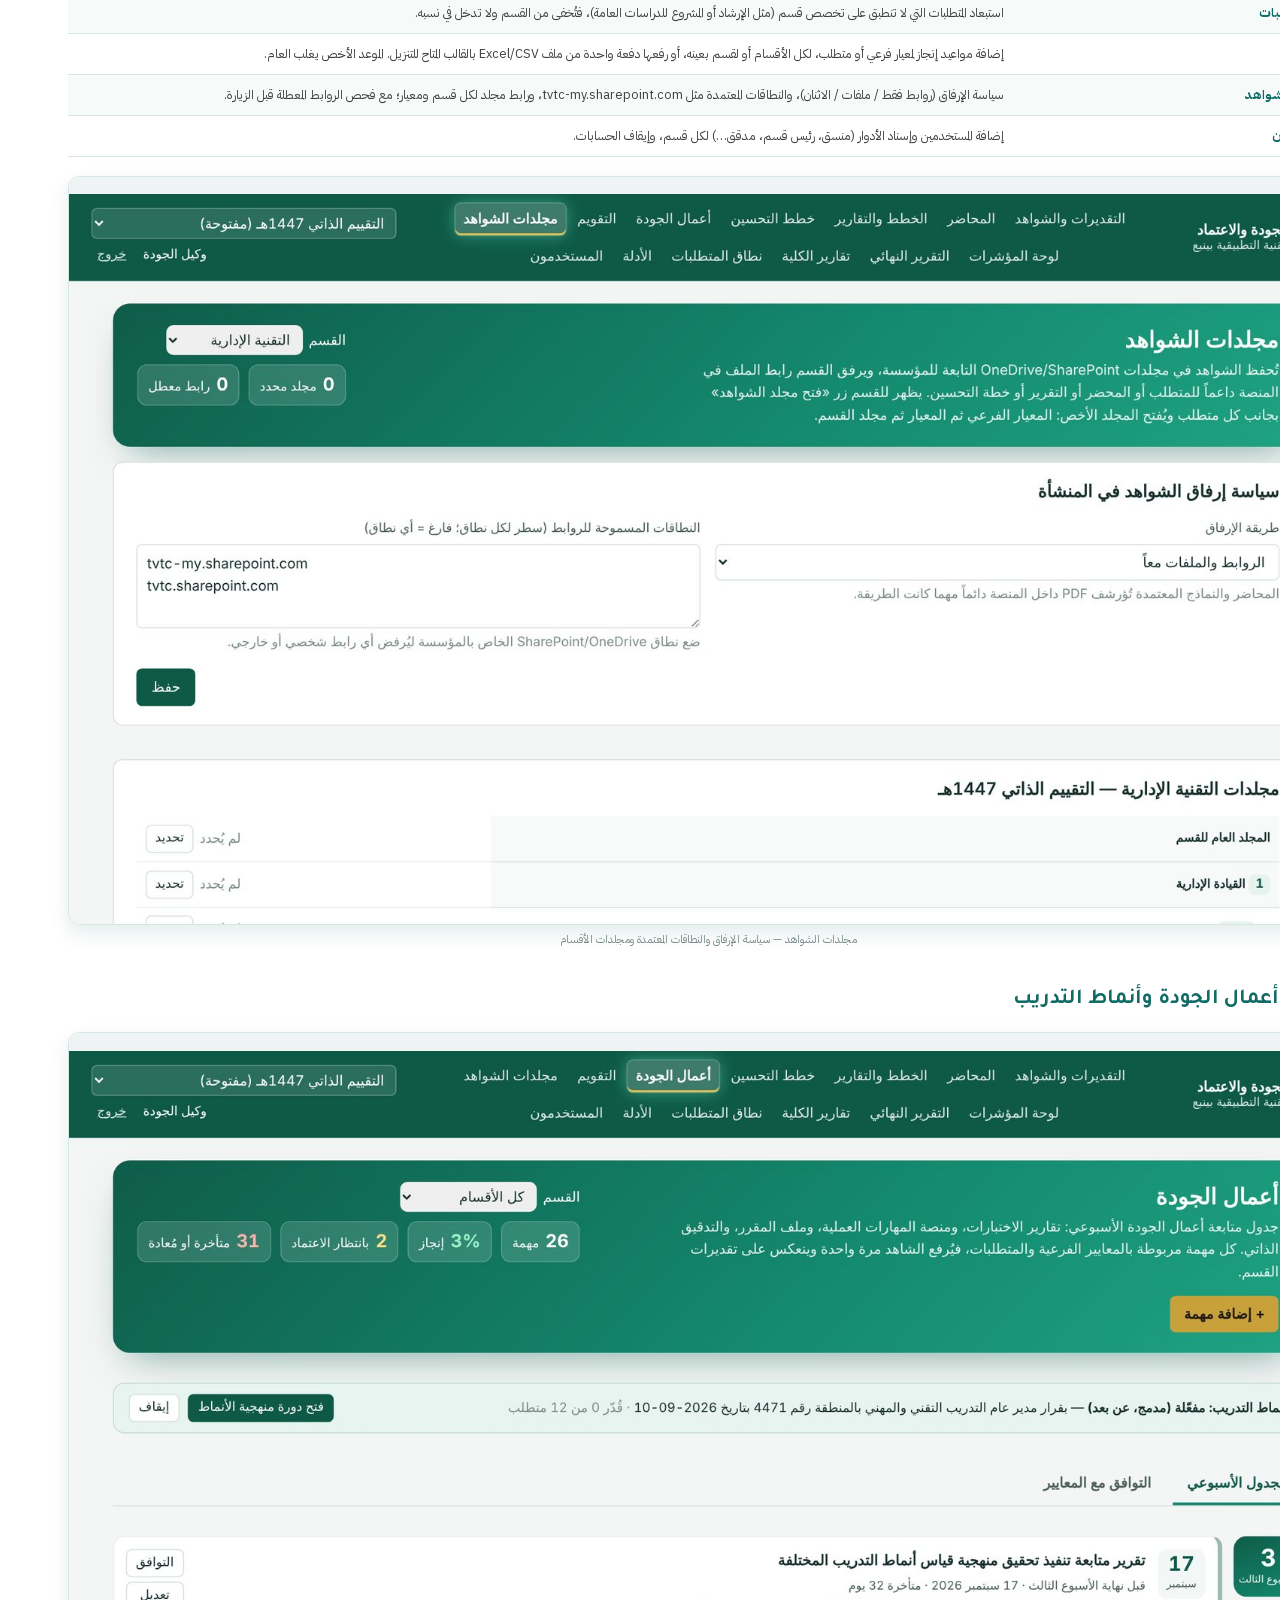
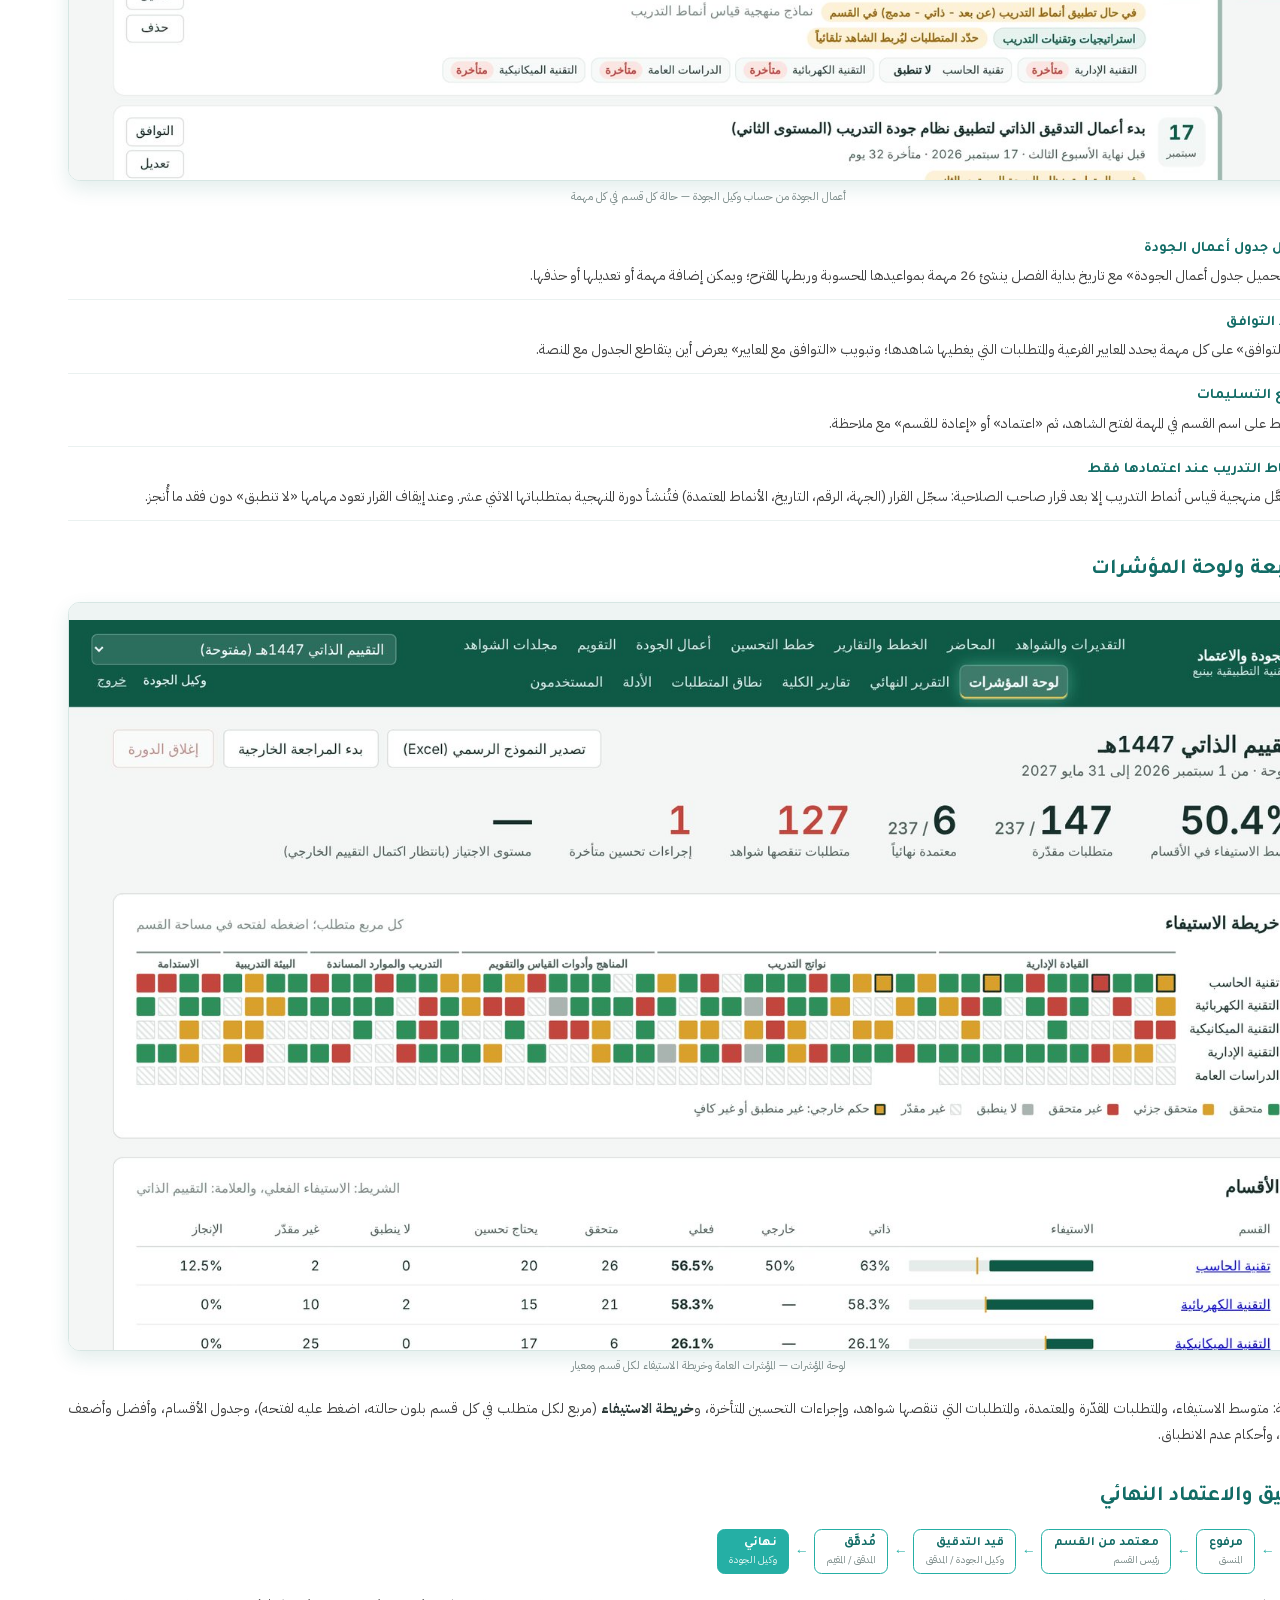
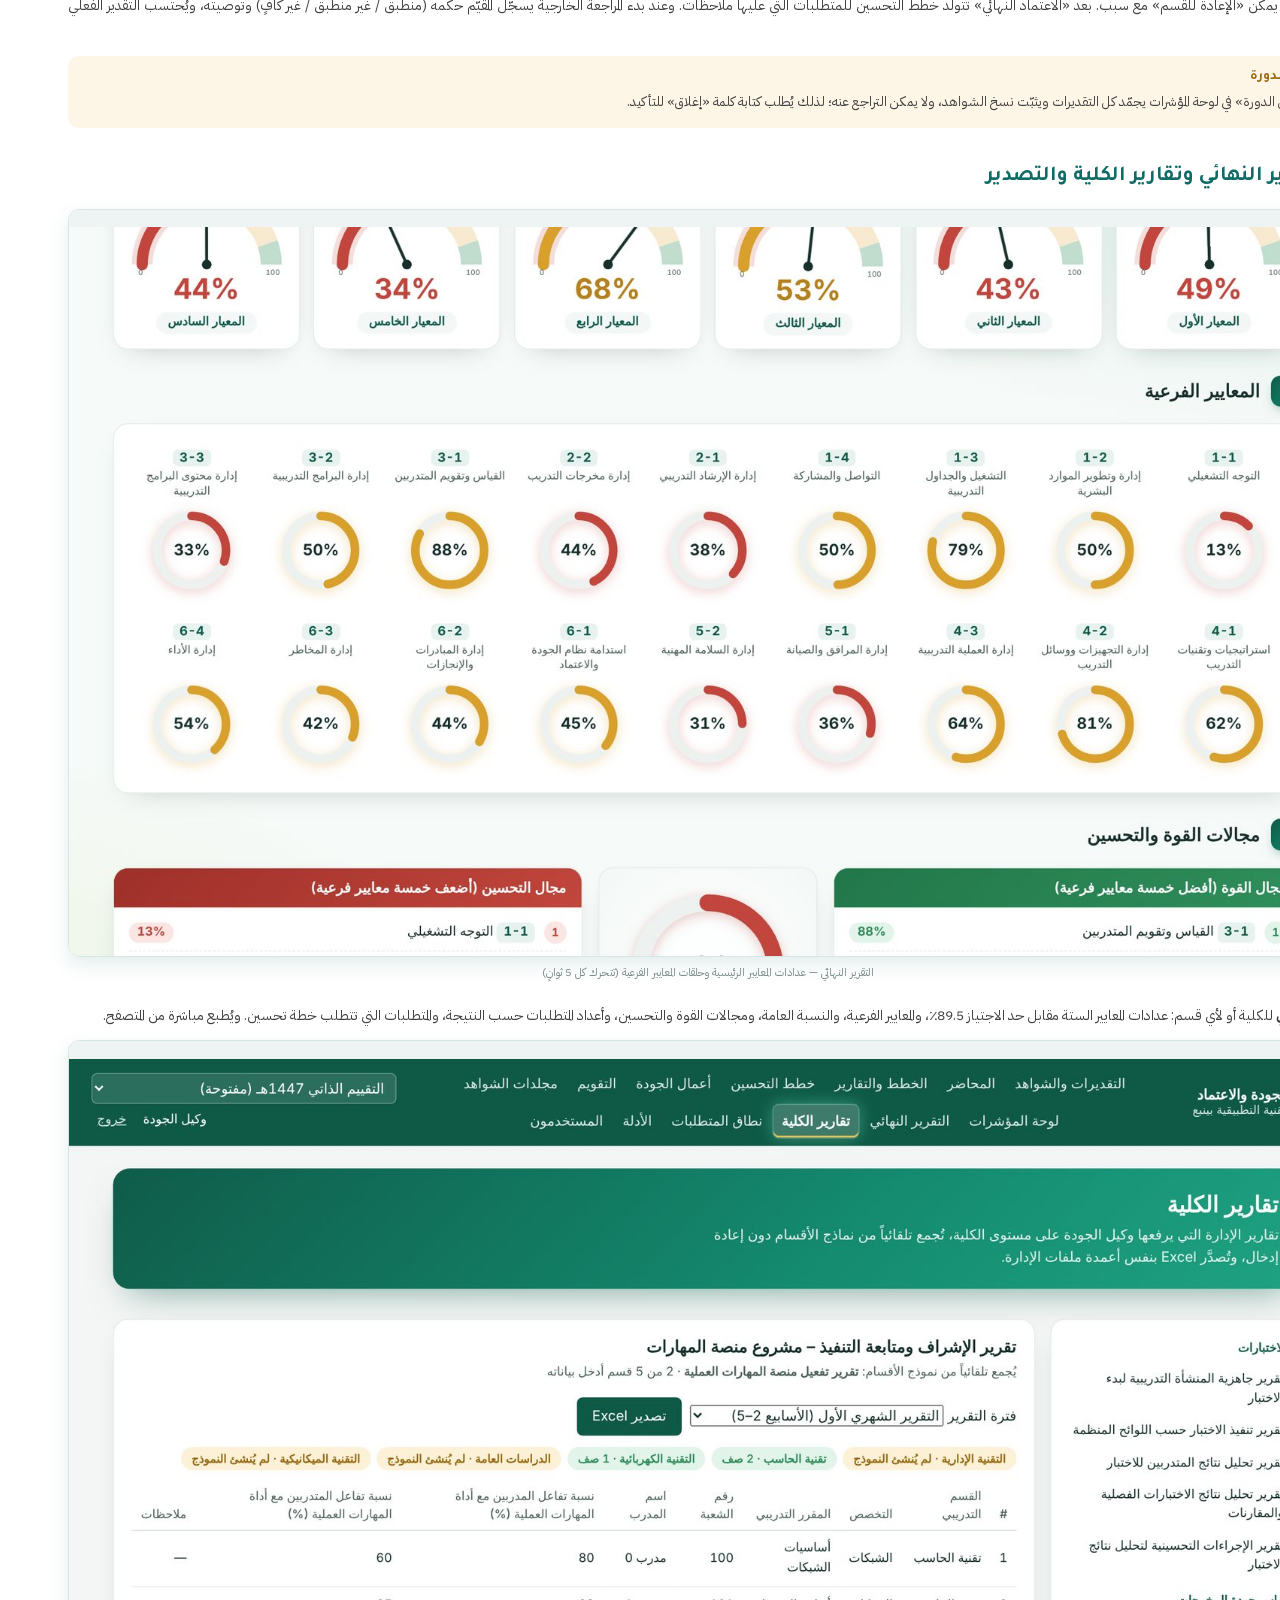
<file: docs/guide/guide.html>
<!doctype html>
<html lang="ar" dir="rtl">
<head>
<meta charset="utf-8">
<title>دليل استخدام منصة الجودة والاعتماد</title>
<link rel="stylesheet" href="guide.css">
</head>
<body>

<div class="runhead"><span>دليل استخدام منصة الجودة والاعتماد — الكلية التقنية التطبيقية بينبع</span><img src="tvtc-logo.png" alt=""></div>

<!-- ============================================================== الغلاف -->
<section class="cover">
  <div class="band"></div>
  <div class="shape s1"></div><div class="shape s2"></div><div class="shape s3"></div>
  <div class="logo-card"><img src="tvtc-logo-light.png" alt="المؤسسة العامة للتدريب التقني والمهني"></div>
  <div class="college">الكلية التقنية التطبيقية بينبع · وكالة الجودة</div>
  <div class="title">
    <span class="kicker">نظام جودة التدريب — المستوى الثاني</span>
    <h1>دليل استخدام<br>منصة الجودة والاعتماد</h1>
    <p>الدليل الشامل لمنسقي الجودة في الأقسام ورؤساء الأقسام ووكيل الجودة:<br>من التقييم الذاتي ورفع الشواهد حتى التقرير النهائي وتقارير الكلية.</p>
  </div>
  <div class="inside">
    <h4>ما يغطيه الدليل</h4>
    <div class="tiles">
      <div><i style="background:#126C66">١</i><b>التقديرات والشواهد</b><small>التقييم الذاتي وروابط الشواهد ومسار الاعتماد</small></div>
      <div><i style="background:#25AFA5">٢</i><b>النماذج الإلكترونية</b><small>الخطط والتقارير بحسابات النماذج الرسمية</small></div>
      <div><i style="background:#00B1C2">٣</i><b>أعمال الجودة</b><small>المهام الأسبوعية وخطط التحسين</small></div>
      <div><i style="background:#3B7D98">٤</i><b>التقارير والتصدير</b><small>لوحة المؤشرات والتقرير النهائي وتقارير الكلية</small></div>
    </div>
  </div>
  <div class="meta">
    <div><small>الفئة المستهدفة</small><b>منسق القسم · رئيس القسم · وكيل الجودة</b></div>
    <div><small>العام التدريبي</small><b>1447 / 1448 هـ</b></div>
    <div><small>الإصدار</small><b>الإصدار الأول 1.0</b></div>
  </div>
  <div class="foot">المؤسسة العامة للتدريب التقني والمهني  ·  الإدارة العامة لجودة التدريب  ·  الكلية التقنية التطبيقية بينبع</div>
  <div class="stripe"></div>
</section>

<!-- ============================================================== الفهرس -->
<section class="toc">
  <h2>المحتويات</h2>
  <table class="toct">
    <tr class="ch"><td>١. التعريف بالمنصة</td><td class="pg"><a href="#c1"></a></td></tr>
    <tr class="sub"><td>مبادئ العمل في المنصة</td><td class="pg"><a href="#c1-1"></a></td></tr>
    <tr class="sub"><td>الأدوار والصلاحيات</td><td class="pg"><a href="#c1-2"></a></td></tr>
    <tr class="sub"><td>الدخول والتنقل</td><td class="pg"><a href="#c1-3"></a></td></tr>
    <tr class="ch"><td>٢. دليل منسق الجودة في القسم</td><td class="pg"><a href="#c2"></a></td></tr>
    <tr class="sub"><td>التقديرات والشواهد</td><td class="pg"><a href="#c2-1"></a></td></tr>
    <tr class="sub"><td>الخطط والتقارير (النماذج الإلكترونية)</td><td class="pg"><a href="#c2-2"></a></td></tr>
    <tr class="sub"><td>أعمال الجودة الأسبوعية</td><td class="pg"><a href="#c2-3"></a></td></tr>
    <tr class="sub"><td>خطط التحسين</td><td class="pg"><a href="#c2-4"></a></td></tr>
    <tr class="sub"><td>المحاضر والتقويم ومجلد الشواهد</td><td class="pg"><a href="#c2-5"></a></td></tr>
    <tr class="ch"><td>٣. دليل رئيس القسم</td><td class="pg"><a href="#c3"></a></td></tr>
    <tr class="ch"><td>٤. دليل وكيل الجودة</td><td class="pg"><a href="#c4"></a></td></tr>
    <tr class="sub"><td>إعداد الدورة</td><td class="pg"><a href="#c4-1"></a></td></tr>
    <tr class="sub"><td>إدارة أعمال الجودة وأنماط التدريب</td><td class="pg"><a href="#c4-2"></a></td></tr>
    <tr class="sub"><td>المتابعة ولوحة المؤشرات</td><td class="pg"><a href="#c4-3"></a></td></tr>
    <tr class="sub"><td>التدقيق والاعتماد النهائي</td><td class="pg"><a href="#c4-4"></a></td></tr>
    <tr class="sub"><td>التقرير النهائي وتقارير الكلية والتصدير</td><td class="pg"><a href="#c4-5"></a></td></tr>
    <tr class="ch"><td>٥. مسارات العمل والمرجع السريع</td><td class="pg"><a href="#c5"></a></td></tr>
  </table>
</section>

<!-- ============================================================== ١ -->
<section class="chapter" id="c1">
  <span class="num">01</span>
  <span class="kicker">الفصل الأول</span>
  <h1>التعريف بالمنصة</h1>
  <p>منصة رقمية متكاملة لإدارة أعمال الجودة وتقييم تحقق متطلبات نظام جودة التدريب (المستوى الثاني) بمعاييره الستة وأعماله الأسبوعية، دون ورق ودون تكرار.</p>
  <img class="mini" src="tvtc-logo-light.png" alt="">
</section>

<p class="lead">تجمع المنصة في مكان واحد ما كان موزعاً بين ملفات Excel والبريد والمجلدات: التقييم الذاتي لكل متطلب، والشواهد، والنماذج الإلكترونية للخطط والتقارير، ومهام أعمال الجودة الأسبوعية، وخطط التحسين، ثم تجمع ذلك تلقائياً في لوحة مؤشرات وتقرير نهائي وتقارير على مستوى الكلية بنفس نماذج الإدارة.</p>

<figure class="narrow"><div class="frame"><div class="bar"><i></i><i></i><i></i></div><img src="shots/home.jpg" alt=""></div>
<figcaption>الصفحة الرئيسية للمنصة — ومنها زر «دخول المنصة»</figcaption></figure>

<h2 id="c1-1">مبادئ العمل في المنصة</h2>
<div class="steps">
  <div class="step"><div><b>تُدخَل البيانات مرة واحدة وتُستخدم في كل مكان</b><p>ما يعبّئه القسم في نموذج أو مهمة يظهر تلقائياً شاهداً للمتطلب المرتبط، وفي لوحة المؤشرات، وفي تقارير الكلية؛ فلا يُطلب الشيء نفسه مرتين.</p></div></div>
  <div class="step"><div><b>كل عمل مرتبط بمتطلب</b><p>المتطلبات الثمانية والأربعون موزعة على المعايير الستة ومعاييرها الفرعية الثمانية عشر، وكل نموذج أو مهمة أو خطة تحسين مربوطة بمتطلبها.</p></div></div>
  <div class="step"><div><b>الشاهد رابط من مجلد المؤسسة</b><p>تُحفظ الملفات في مجلدات OneDrive / SharePoint التابعة للمؤسسة ويُرفق رابطها في المنصة؛ وتُرفض الروابط من خارج النطاقات المعتمدة.</p></div></div>
  <div class="step"><div><b>مسار اعتماد واضح ومسجَّل</b><p>كل تقدير ونموذج يمر بمراحل محددة (القسم ← رئيس القسم ← التدقيق ← الاعتماد النهائي)، وكل تغيير محفوظ في سجل التدقيق بالاسم والوقت.</p></div></div>
</div>

<h2 id="c1-2">الأدوار والصلاحيات</h2>
<table>
  <tr><th style="width:30%">الدور</th><th>ما يقوم به في المنصة</th></tr>
  <tr><td class="k">منسق الجودة بالقسم</td><td>التقييم الذاتي للمتطلبات، إرفاق الشواهد، تعبئة النماذج الإلكترونية، تسليم مهام أعمال الجودة، إعداد خطط التحسين، ورفعها للاعتماد.</td></tr>
  <tr><td class="k">عضو هيئة التدريب</td><td>المشاركة في تعبئة التقديرات والنماذج وإرفاق الشواهد ضمن قسمه.</td></tr>
  <tr><td class="k">رئيس القسم</td><td>مراجعة ما يرفعه القسم واعتماده أو إعادته بملاحظة، واعتماد النماذج.</td></tr>
  <tr><td class="k">وكيل الجودة</td><td>إعداد الدورة والتقويم ومجلدات الشواهد ونطاق المتطلبات، إدارة أعمال الجودة، المتابعة، الاعتماد النهائي، التقرير النهائي وتقارير الكلية والتصدير، وإدارة المستخدمين.</td></tr>
  <tr><td class="k">مدقق الجودة</td><td>تدقيق التقديرات المعتمدة من الأقسام وإنهاء التدقيق أو الإعادة.</td></tr>
  <tr><td class="k">المقيّم الخارجي</td><td>إصدار الحكم على التقييم الذاتي (منطبق / غير منطبق / غير كافٍ) مع التوصية.</td></tr>
</table>

<h2 id="c1-3">الدخول والتنقل</h2>
<p>من الصفحة الرئيسية اضغط <b>«دخول المنصة»</b> وسجّل الدخول بحساب المؤسسة. يظهر في أعلى كل صفحة شريط فيه:</p>
<div class="two">
  <div class="box tip"><span class="h">الصف الأول — العمل اليومي</span>التقديرات والشواهد · المحاضر · الخطط والتقارير · خطط التحسين · أعمال الجودة · التقويم · مجلدات الشواهد</div>
  <div class="box note"><span class="h">الصف الثاني — المتابعة والتقارير</span>لوحة المؤشرات · التقرير النهائي · تقارير الكلية · نطاق المتطلبات · الأدلة · المستخدمون <small>(حسب الصلاحية)</small></div>
</div>
<p>وعلى يسار الشريط قائمة <b>الدورة</b> (مثل: التقييم الذاتي 1447هـ) واسمك وزر الخروج. يظهر لكل مستخدم ما يخص صلاحيته وقسمه فقط.</p>

<!-- ============================================================== ٢ -->
<section class="chapter" id="c2">
  <span class="num">02</span>
  <span class="kicker">الفصل الثاني</span>
  <h1>دليل منسق الجودة في القسم</h1>
  <p>خطوة بخطوة: كيف تقيّم متطلبات قسمك، وتعبّئ النماذج، وتسلّم أعمال الجودة الأسبوعية، وتتابع خطط التحسين.</p>
  <img class="mini" src="tvtc-logo-light.png" alt="">
</section>

<h2 id="c2-1">التقديرات والشواهد</h2>
<p>صفحة العمل الرئيسية للقسم: قائمة بمتطلبات القسم مجمّعة حسب المعيار الفرعي، وعلى يسارها تفاصيل المتطلب المختار.</p>
<figure><div class="frame"><div class="bar"><i></i><i></i><i></i></div><img src="shots/c_workspace.jpg" alt=""></div>
<figcaption>التقديرات والشواهد — قائمة المتطلبات وتفاصيل المتطلب المختار</figcaption></figure>
<div class="steps">
  <div class="step"><div><b>اختر المتطلب من القائمة</b><p>استخدم المرشحات أعلى القائمة (غير مقدّر، بلا شاهد، معاد للتعديل…) للوصول السريع لما يحتاج عملاً. يظهر بجانب المتطلب موعد إنجازه إن حدده وكيل الجودة.</p></div></div>
  <div class="step"><div><b>حدد مستوى التحقق واكتب ملاحظات القسم</b><p>اختر أحد المستويات الأربعة ثم «حفظ التقييم»:</p>
    <div class="chips"><span class="c-met">متحقق</span><span class="c-par">متحقق جزئي</span><span class="c-not">غير متحقق</span><span class="c-na">لا ينطبق</span></div>
    <p>«لا ينطبق» متاح فقط للمتطلبات التي يسمح بها النموذج الرسمي (شرط النجمة).</p></div></div>
  <div class="step"><div><b>أرفق الشاهد</b><p>اضغط «فتح مجلد الشواهد» ليفتح مجلد قسمك على OneDrive/SharePoint، ارفع الملف هناك، ثم انسخ رابطه وأرفقه بالمتطلب. الشواهد المولّدة من النماذج الإلكترونية وأعمال الجودة تُربط تلقائياً.</p></div></div>
  <div class="step"><div><b>ارفع للاعتماد</b><p>بعد اكتمال التقييم والشاهد اضغط «رفع للاعتماد» فينتقل لرئيس القسم. لا يمكن تعديل الشواهد بعد الرفع إلا إذا أُعيد التقدير للقسم.</p></div></div>
</div>
<div class="box tip"><span class="h">نصيحة</span>ابدأ بمرشح «بلا شاهد» قبل موعد الزيارة؛ فالمتطلب دون شاهد يُحسب ضمن «متطلبات تنقصها شواهد» في لوحة وكيل الجودة.</div>

<h2 id="c2-2">الخطط والتقارير (النماذج الإلكترونية)</h2>
<p>بديل ملفات Excel: لكل متطلب يحتاج خطة أو تقريراً نموذج إلكتروني بنفس أعمدة النموذج الرسمي وحساباته (النسب والمجاميع والمقارنات تُحسب تلقائياً).</p>
<figure><div class="frame"><div class="bar"><i></i><i></i><i></i></div><img src="shots/c_forms.jpg" alt=""></div>
<figcaption>الخطط والتقارير — قائمة النماذج مجمّعة حسب المعيار الفرعي، والنموذج المفتوح</figcaption></figure>
<div class="steps">
  <div class="step"><div><b>أنشئ النموذج</b><p>اختر النموذج من القائمة واضغط «إنشاء النموذج» (نموذج واحد لكل قسم في الدورة).</p></div></div>
  <div class="step"><div><b>عبّئ مرحلة التخطيط ثم ارفعها</b><p>الخطط لها مرحلة تخطيط يعتمدها رئيس القسم، ثم مرحلة متابعة تُحدَّث خلال العام. التقارير تُعبّأ في مرحلة المتابعة مباشرة.</p></div></div>
  <div class="step"><div><b>أضف الصفوف وتابع الحسابات</b><p>زر «+ صف» يضيف سطراً جديداً؛ والمؤشرات أسفل كل جدول (مثل نسبة الجاهزية أو نسبة الأقل من 60٪) تُحسب فوراً.</p></div></div>
  <div class="step"><div><b>الاعتماد يولّد الشاهد</b><p>عند اعتماد النموذج تولّد المنصة نسخة PDF رسمية منه وتربطها شاهداً للمتطلب تلقائياً، ويمكن إرفاق شواهد داعمة بالنموذج.</p></div></div>
</div>
<table>
  <tr><th>مجموعة النماذج</th><th>أمثلة</th></tr>
  <tr><td class="k">الاختبارات</td><td>تقرير جاهزية القسم لبدء الاختبار · تقرير تنفيذ الاختبار · تحليل نتائج المتدربين (مع مقارنة الفصلي الأول والثاني تلقائياً) · الإجراءات التحسينية</td></tr>
  <tr><td class="k">جودة المخرجات</td><td>خطط تحسين نتائج جودة المخرجات · متطلبات وتهيئة المتدربين لقياس جودة المخرجات</td></tr>
  <tr><td class="k">التدريب</td><td>ملف المدرب وتوصيف المقرر (مع نموذج رئيس القسم والتدقيق) · منصة المهارات العملية · استراتيجيات التدريب</td></tr>
  <tr><td class="k">التشغيل والبيئة</td><td>الخطط التنفيذية · القبول والجداول · الصيانة والنظافة والسلامة · المخاطر · المبادرات · مؤشرات الأداء</td></tr>
</table>

<h2 id="c2-3">أعمال الجودة الأسبوعية</h2>
<p>جدول متابعة أعمال الجودة للفصل (الأسبوع 3 إلى 19) بمواعيد محددة. كل مهمة مربوطة بالمعايير الفرعية والمتطلبات، وكثير منها مربوط بنموذج إلكتروني.</p>
<figure><div class="frame"><div class="bar"><i></i><i></i><i></i></div><img src="shots/c_quality.jpg" alt=""></div>
<figcaption>أعمال الجودة — الجدول الأسبوعي وحالة كل مهمة للقسم</figcaption></figure>
<div class="steps">
  <div class="step"><div><b>تابع المهام حسب الأسبوع</b><p>تظهر لكل مهمة موعدها والأيام المتبقية، وحالتها: <b>لم تُسلَّم</b>، <b>مُسلَّمة</b>، <b>معتمدة</b>، <b>مُعادة</b> (مع ملاحظة الوكيل)، <b>متأخرة</b>، أو <b>لا تنطبق</b>.</p></div></div>
  <div class="step"><div><b>إن كانت المهمة مرتبطة بنموذج</b><p>اضغط «فتح النموذج»، عبّئه واعتمده، ثم ارجع واضغط «تسليم» واختر «التسليم من نموذج المنصة»؛ فيُستخدم الـPDF المعتمد شاهداً دون أي رفع إضافي.</p></div></div>
  <div class="step"><div><b>وإن لم تكن مرتبطة بنموذج</b><p>ارفع الملف في مجلد الشواهد وألصق رابطه في نافذة التسليم مع ملاحظة إن لزم. يُربط الشاهد تلقائياً بالمتطلبات المحددة للمهمة في مساحة القسم.</p></div></div>
  <div class="step"><div><b>المهام المشروطة</b><p>إذا لم تنطبق المهمة على القسم اختر «المهمة لا تنطبق على القسم» واكتب السبب. مهام أنماط التدريب تظهر «لا تنطبق» تلقائياً ما لم تعتمد الكلية نمط تدريب.</p></div></div>
</div>
<div class="box note"><span class="h">لماذا لا يتكرر الرفع؟</span>عند تسليم مهمة، يُنشأ الشاهد مرة واحدة ويُربط بكل متطلب حدده وكيل الجودة لهذه المهمة في «التوافق»؛ فتجده جاهزاً في صفحة التقديرات والشواهد.</div>

<h2 id="c2-4">خطط التحسين</h2>
<p>تُنشأ خطة التحسين تلقائياً لكل متطلب عليه ملاحظة بعد اعتماده النهائي: غير منفذ أو منفذ جزئياً، أو الشاهد غير متوفر أو غير كافٍ، أو حكم المقيّم غير منطبق.</p>
<figure><div class="frame"><div class="bar"><i></i><i></i><i></i></div><img src="shots/c_plans.jpg" alt=""></div>
<figcaption>خطط التحسين — الخطط المطلوبة من القسم وحالاتها</figcaption></figure>
<div class="flow"><span>مسودة لدى القسم</span><em>←</em><span>بانتظار حكم الملاءمة</span><em>←</em><span>قيد التنفيذ</span><em>←</em><span>منجزة بانتظار التحقق</span><em>←</em><span class="fin">مغلقة بعد التحقق</span></div>
<div class="steps">
  <div class="step"><div><b>اكتب الإجراء التحسيني</b><p>الإجراء، والمسؤول عن التنفيذ، وتاريخ الإنجاز، ثم ارفعها ليحكم وكيل الجودة على ملاءمتها (مناسب / غير مناسب / غير كافٍ).</p></div></div>
  <div class="step"><div><b>نفّذ وأرفق شاهد الإنجاز</b><p>بعد التنفيذ أرفق شاهد الإنجاز وحدّث الحالة إلى «منجزة»، فيتحقق منها طرف مستقل ثم تُغلق. الخطط المتأخرة تظهر باللون الأحمر لوكيل الجودة.</p></div></div>
</div>

<h2 id="c2-5">المحاضر والتقويم ومجلد الشواهد</h2>
<div class="two">
  <div><h3>المحاضر</h3><p>إنشاء محاضر اجتماعات القسم واللجان إلكترونياً (الحضور، البنود، التوصيات)، واعتمادها، ثم تُحفظ PDF وتُربط بمتطلبها مثل محاضر مجلس القسم ولجان القياس.</p></div>
  <div><h3>التقويم</h3><p>مواعيد إنجاز المعايير الفرعية والمتطلبات التي يرفعها وكيل الجودة، مع شريط يبيّن ما رفعه قسمك في الموعد، وتنبيه «يقترب» و«متأخر».</p></div>
</div>
<figure><div class="frame"><div class="bar"><i></i><i></i><i></i></div><img src="shots/c_calendar.jpg" alt=""></div>
<figcaption>تقويم الإنجاز — الشهر والمواعيد ونسبة إنجاز القسم</figcaption></figure>

<!-- ============================================================== ٣ -->
<section class="chapter" id="c3">
  <span class="num">03</span>
  <span class="kicker">الفصل الثالث</span>
  <h1>دليل رئيس القسم</h1>
  <p>المراجعة الأولى لكل ما يرفعه القسم قبل أن يصل لوكالة الجودة.</p>
  <img class="mini" src="tvtc-logo-light.png" alt="">
</section>
<div class="steps">
  <div class="step"><div><b>راجع التقديرات المرفوعة</b><p>في «التقديرات والشواهد» اختر مرشح «بانتظار إجرائي» لتظهر التقديرات المرفوعة من القسم.</p></div></div>
  <div class="step"><div><b>اعتمد أو أعد بملاحظة</b><p>«اعتماد» ينقل التقدير لمرحلة التدقيق، و«إعادة للقسم» تتطلب كتابة سبب يراه المنسق عند المتطلب.</p></div></div>
  <div class="step"><div><b>اعتمد النماذج والخطط</b><p>في «الخطط والتقارير» تظهر النماذج المرفوعة؛ اعتماد الخطة يفتح مرحلة متابعتها، واعتماد التقرير يولّد شاهده الرسمي.</p></div></div>
  <div class="step"><div><b>تابع خطط التحسين</b><p>تابع تنفيذ خطط القسم ومواعيدها، فالخطط المتأخرة تُحسب على القسم في لوحة المؤشرات.</p></div></div>
</div>
<div class="box warn"><span class="h">تنبيه</span>بعد اعتماد رئيس القسم لا يستطيع القسم تعديل التقدير أو شواهده إلا إذا أُعيد إليه من المدقق أو وكيل الجودة.</div>

<!-- ============================================================== ٤ -->
<section class="chapter" id="c4">
  <span class="num">04</span>
  <span class="kicker">الفصل الرابع</span>
  <h1>دليل وكيل الجودة</h1>
  <p>إعداد الدورة، وإدارة أعمال الجودة، والمتابعة، والاعتماد النهائي، والتقارير على مستوى الكلية.</p>
  <img class="mini" src="tvtc-logo-light.png" alt="">
</section>

<h2 id="c4-1">إعداد الدورة</h2>
<table>
  <tr><th style="width:26%">الصفحة</th><th>ما تُعده فيها</th></tr>
  <tr><td class="k">نطاق المتطلبات</td><td>استبعاد المتطلبات التي لا تنطبق على تخصص قسم (مثل الإرشاد أو المشروع للدراسات العامة)، فتُخفى من القسم ولا تدخل في نسبه.</td></tr>
  <tr><td class="k">التقويم</td><td>إضافة مواعيد إنجاز لمعيار فرعي أو متطلب، لكل الأقسام أو لقسم بعينه، أو رفعها دفعة واحدة من ملف Excel/CSV بالقالب المتاح للتنزيل. الموعد الأخص يغلب العام.</td></tr>
  <tr><td class="k">مجلدات الشواهد</td><td>سياسة الإرفاق (روابط فقط / ملفات / الاثنان)، والنطاقات المعتمدة مثل tvtc-my.sharepoint.com، ورابط مجلد لكل قسم ومعيار؛ مع فحص الروابط المعطلة قبل الزيارة.</td></tr>
  <tr><td class="k">المستخدمون</td><td>إضافة المستخدمين وإسناد الأدوار (منسق، رئيس قسم، مدقق…) لكل قسم، وإيقاف الحسابات.</td></tr>
</table>
<figure><div class="frame"><div class="bar"><i></i><i></i><i></i></div><img src="shots/d_folders.jpg" alt=""></div>
<figcaption>مجلدات الشواهد — سياسة الإرفاق والنطاقات المعتمدة ومجلدات الأقسام</figcaption></figure>

<h2 id="c4-2">إدارة أعمال الجودة وأنماط التدريب</h2>
<figure><div class="frame"><div class="bar"><i></i><i></i><i></i></div><img src="shots/d_quality.jpg" alt=""></div>
<figcaption>أعمال الجودة من حساب وكيل الجودة — حالة كل قسم في كل مهمة</figcaption></figure>
<div class="steps">
  <div class="step"><div><b>حمّل جدول أعمال الجودة</b><p>زر «تحميل جدول أعمال الجودة» مع تاريخ بداية الفصل ينشئ 26 مهمة بمواعيدها المحسوبة وربطها المقترح؛ ويمكن إضافة مهمة أو تعديلها أو حذفها.</p></div></div>
  <div class="step"><div><b>حدد التوافق</b><p>زر «التوافق» على كل مهمة يحدد المعايير الفرعية والمتطلبات التي يغطيها شاهدها؛ وتبويب «التوافق مع المعايير» يعرض أين يتقاطع الجدول مع المنصة.</p></div></div>
  <div class="step"><div><b>راجع التسليمات</b><p>اضغط على اسم القسم في المهمة لفتح الشاهد، ثم «اعتماد» أو «إعادة للقسم» مع ملاحظة.</p></div></div>
  <div class="step"><div><b>أنماط التدريب عند اعتمادها فقط</b><p>لا تُفعَّل منهجية قياس أنماط التدريب إلا بعد قرار صاحب الصلاحية: سجّل القرار (الجهة، الرقم، التاريخ، الأنماط المعتمدة) فتُنشأ دورة المنهجية بمتطلباتها الاثني عشر. وعند إيقاف القرار تعود مهامها «لا تنطبق» دون فقد ما أُنجز.</p></div></div>
</div>

<h2 id="c4-3">المتابعة ولوحة المؤشرات</h2>
<figure><div class="frame"><div class="bar"><i></i><i></i><i></i></div><img src="shots/d_dashboard.jpg" alt=""></div>
<figcaption>لوحة المؤشرات — المؤشرات العامة وخريطة الاستيفاء لكل قسم ومعيار</figcaption></figure>
<p>تعرض اللوحة: متوسط الاستيفاء، والمتطلبات المقدّرة والمعتمدة، والمتطلبات التي تنقصها شواهد، وإجراءات التحسين المتأخرة، و<b>خريطة الاستيفاء</b> (مربع لكل متطلب في كل قسم بلون حالته، اضغط عليه لفتحه)، وجدول الأقسام، وأفضل وأضعف المعايير الفرعية، وأحكام عدم الانطباق.</p>

<h2 id="c4-4">التدقيق والاعتماد النهائي</h2>
<div class="flow">
  <span>مسودة<small>القسم</small></span><em>←</em><span>مرفوع<small>المنسق</small></span><em>←</em><span>معتمد من القسم<small>رئيس القسم</small></span><em>←</em>
  <span>قيد التدقيق<small>وكيل الجودة / المدقق</small></span><em>←</em><span>مُدقَّق<small>المدقق / المقيّم</small></span><em>←</em><span class="fin">نهائي<small style="color:#E3F5F2">وكيل الجودة</small></span>
</div>
<p>في كل مرحلة يمكن «الإعادة للقسم» مع سبب. بعد «الاعتماد النهائي» تتولد خطط التحسين للمتطلبات التي عليها ملاحظات. وعند بدء المراجعة الخارجية يسجّل المقيّم حكمه (منطبق / غير منطبق / غير كافٍ) وتوصيته، ويُحتسب التقدير الفعلي منهما.</p>
<div class="box warn"><span class="h">إغلاق الدورة</span>زر «إغلاق الدورة» في لوحة المؤشرات يجمّد كل التقديرات ويثبّت نسخ الشواهد، ولا يمكن التراجع عنه؛ لذلك يُطلب كتابة كلمة «إغلاق» للتأكيد.</div>

<h2 id="c4-5">التقرير النهائي وتقارير الكلية والتصدير</h2>
<figure><div class="frame"><div class="bar"><i></i><i></i><i></i></div><img src="shots/d_report.jpg" alt=""></div>
<figcaption>التقرير النهائي — عدادات المعايير الرئيسية وحلقات المعايير الفرعية (تتحرك كل 5 ثوانٍ)</figcaption></figure>
<p><b>التقرير النهائي</b> للكلية أو لأي قسم: عدادات المعايير الستة مقابل حد الاجتياز 89.5٪، والمعايير الفرعية، والنسبة العامة، ومجالات القوة والتحسين، وأعداد المتطلبات حسب النتيجة، والمتطلبات التي تتطلب خطة تحسين. ويُطبع مباشرة من المتصفح.</p>
<figure><div class="frame"><div class="bar"><i></i><i></i><i></i></div><img src="shots/d_college.jpg" alt=""></div>
<figcaption>تقارير الكلية — تُجمع تلقائياً من نماذج الأقسام وتُصدَّر في ملف الإدارة الأصلي</figcaption></figure>
<table>
  <tr><th style="width:30%">التصدير</th><th>الناتج</th></tr>
  <tr><td class="k">تقارير الكلية (15 تقريراً)</td><td>الاختبارات، وجودة المخرجات، وملف المدرب، ومنصة المهارات، ومتابعة نظام الجودة، وأنماط التدريب، وزيارات التقييم الخارجي — كلٌّ يُصدَّر Excel داخل ملف الإدارة الأصلي بشعار المؤسسة وترويسته، مع المنطقة والفصل والعام.</td></tr>
  <tr><td class="k">تصدير النموذج الرسمي</td><td>زر «تصدير النموذج الرسمي (Excel)» في لوحة المؤشرات يعبّئ «نموذج العمل الشامل» بكل الأقسام والتقديرات وخطط التحسين؛ وإن لم يتوفر القالب على الخادم يصدّر ملفاً منسقاً بأربع أوراق.</td></tr>
</table>

<!-- ============================================================== ٥ -->
<section class="chapter" id="c5">
  <span class="num">05</span>
  <span class="kicker">الفصل الخامس</span>
  <h1>مسارات العمل والمرجع السريع</h1>
  <p>ملخص ما يحدث خلال الفصل التدريبي، ومن يفعل ماذا ومتى.</p>
  <img class="mini" src="tvtc-logo-light.png" alt="">
</section>

<h2>رحلة الفصل التدريبي</h2>
<table>
  <tr><th style="width:22%">المرحلة</th><th>وكيل الجودة</th><th>القسم</th></tr>
  <tr><td class="k">بداية الفصل</td><td>فتح الدورة، المستخدمون، نطاق المتطلبات، مجلدات الشواهد، التقويم، تحميل جدول أعمال الجودة</td><td>مراجعة متطلبات القسم ومواعيدها وفتح مجلد الشواهد</td></tr>
  <tr><td class="k">الأسابيع 3–19</td><td>مراجعة تسليمات أعمال الجودة ومتابعة لوحة المؤشرات وتقارير الكلية</td><td>تعبئة النماذج وتسليم المهام الأسبوعية والتقييم الذاتي وإرفاق الشواهد</td></tr>
  <tr><td class="k">قبل الزيارة</td><td>فحص الروابط، بدء التدقيق، الاعتماد النهائي</td><td>استكمال الشواهد الناقصة ومعالجة ما أُعيد للقسم</td></tr>
  <tr><td class="k">بعد التقييم</td><td>المراجعة الخارجية، التقرير النهائي، التصدير الرسمي، إغلاق الدورة</td><td>إعداد خطط التحسين وتنفيذها وإرفاق شواهد الإنجاز</td></tr>
</table>

<h2>أسئلة شائعة</h2>
<table>
  <tr><th style="width:38%">السؤال</th><th>الإجابة</th></tr>
  <tr><td class="k">رفعت شاهداً في أعمال الجودة، هل أرفعه مرة أخرى للمتطلب؟</td><td>لا. يُربط تلقائياً بالمتطلبات المحددة للمهمة ما دام التقدير لم يُرفع للاعتماد بعد.</td></tr>
  <tr><td class="k">لماذا رُفض رابط الشاهد؟</td><td>لأنه من خارج النطاقات المعتمدة للمؤسسة أو لا يبدأ بـ https. ارفع الملف في مجلد OneDrive/SharePoint التابع للمؤسسة.</td></tr>
  <tr><td class="k">لا أجد متطلباً في قائمة قسمي.</td><td>قد يكون مستبعداً من نطاق قسمك بقرار وكالة الجودة (يظهر «لا ينطبق» في التصدير).</td></tr>
  <tr><td class="k">لا أستطيع تعديل التقييم.</td><td>التقدير مرفوع أو معتمد؛ يُعدَّل فقط بعد إعادته للقسم.</td></tr>
  <tr><td class="k">مهام أنماط التدريب تظهر «لا تنطبق».</td><td>لم يُسجَّل قرار اعتماد نمط تدريب للكلية؛ تُفعَّل تلقائياً بعد تسجيله.</td></tr>
  <tr><td class="k">لا تظهر آخر التحديثات في الصفحة.</td><td>اضغط <span class="kbd">Ctrl + Shift + R</span> لتحديث الصفحة من الخادم.</td></tr>
</table>

<div class="end"><img src="tvtc-logo.png" alt="">الكلية التقنية التطبيقية بينبع · وكالة الجودة<br><span style="font-weight:500;font-size:10pt;color:#7A8A88">نحو جودة تدريب مستدامة</span></div>

</body>
</html>
</file>
<file: frontend/css/fonts.css>
/* خط IBM Plex Sans Arabic مستضاف داخل المنصة (لا يعتمد على Google Fonts — يعمل في الشبكات المقيّدة) */
@font-face { font-family: 'IBM Plex Sans Arabic'; font-style: normal; font-weight: 400; font-display: swap;
  src: url('../fonts/plex-arabic-arabic-400.woff2') format('woff2'); unicode-range: U+0600-06FF, U+0750-077F, U+0870-088E, U+0890-0891, U+0898-08E1, U+08E3-08FF, U+200C-200E, U+2010-2011, U+204F, U+2E41, U+FB50-FDFF, U+FE70-FE74, U+FE76-FEFC; }
@font-face { font-family: 'IBM Plex Sans Arabic'; font-style: normal; font-weight: 500; font-display: swap;
  src: url('../fonts/plex-arabic-arabic-500.woff2') format('woff2'); unicode-range: U+0600-06FF, U+0750-077F, U+0870-088E, U+0890-0891, U+0898-08E1, U+08E3-08FF, U+200C-200E, U+2010-2011, U+204F, U+2E41, U+FB50-FDFF, U+FE70-FE74, U+FE76-FEFC; }
@font-face { font-family: 'IBM Plex Sans Arabic'; font-style: normal; font-weight: 600 700; font-display: swap;
  src: url('../fonts/plex-arabic-arabic-700.woff2') format('woff2'); unicode-range: U+0600-06FF, U+0750-077F, U+0870-088E, U+0890-0891, U+0898-08E1, U+08E3-08FF, U+200C-200E, U+2010-2011, U+204F, U+2E41, U+FB50-FDFF, U+FE70-FE74, U+FE76-FEFC; }
@font-face { font-family: 'IBM Plex Sans Arabic'; font-style: normal; font-weight: 400; font-display: swap;
  src: url('../fonts/plex-arabic-latin-400.woff2') format('woff2'); unicode-range: U+0000-00FF, U+0131, U+0152-0153, U+02BB-02BC, U+02C6, U+02DA, U+02DC, U+0304, U+0308, U+0329, U+2000-206F, U+20AC, U+2122, U+2191, U+2193, U+2212, U+2215, U+FEFF, U+FFFD; }
@font-face { font-family: 'IBM Plex Sans Arabic'; font-style: normal; font-weight: 500; font-display: swap;
  src: url('../fonts/plex-arabic-latin-500.woff2') format('woff2'); unicode-range: U+0000-00FF, U+0131, U+0152-0153, U+02BB-02BC, U+02C6, U+02DA, U+02DC, U+0304, U+0308, U+0329, U+2000-206F, U+20AC, U+2122, U+2191, U+2193, U+2212, U+2215, U+FEFF, U+FFFD; }
@font-face { font-family: 'IBM Plex Sans Arabic'; font-style: normal; font-weight: 600 700; font-display: swap;
  src: url('../fonts/plex-arabic-latin-700.woff2') format('woff2'); unicode-range: U+0000-00FF, U+0131, U+0152-0153, U+02BB-02BC, U+02C6, U+02DA, U+02DC, U+0304, U+0308, U+0329, U+2000-206F, U+20AC, U+2122, U+2191, U+2193, U+2212, U+2215, U+FEFF, U+FFFD; }

/* خط Readex Pro للعناوين والأرقام الكبيرة (رخصة SIL OFL) — مستضاف داخل المنصة */
@font-face { font-family: 'Readex Pro'; font-style: normal; font-weight: 500; font-display: swap; src: url('../fonts/readex-arabic-500.woff2') format('woff2'); unicode-range: U+0600-06FF, U+0750-077F, U+0870-088E, U+0890-0891, U+0898-08E1, U+08E3-08FF, U+200C-200E, U+2010-2011, U+204F, U+2E41, U+FB50-FDFF, U+FE70-FE74, U+FE76-FEFC; }
@font-face { font-family: 'Readex Pro'; font-style: normal; font-weight: 500; font-display: swap; src: url('../fonts/readex-latin-500.woff2') format('woff2'); unicode-range: U+0000-00FF, U+0131, U+0152-0153, U+02BB-02BC, U+02C6, U+02DA, U+02DC, U+0304, U+0308, U+0329, U+2000-206F, U+20AC, U+2122, U+2191, U+2193, U+2212, U+2215, U+FEFF, U+FFFD; }
@font-face { font-family: 'Readex Pro'; font-style: normal; font-weight: 600; font-display: swap; src: url('../fonts/readex-arabic-600.woff2') format('woff2'); unicode-range: U+0600-06FF, U+0750-077F, U+0870-088E, U+0890-0891, U+0898-08E1, U+08E3-08FF, U+200C-200E, U+2010-2011, U+204F, U+2E41, U+FB50-FDFF, U+FE70-FE74, U+FE76-FEFC; }
@font-face { font-family: 'Readex Pro'; font-style: normal; font-weight: 600; font-display: swap; src: url('../fonts/readex-latin-600.woff2') format('woff2'); unicode-range: U+0000-00FF, U+0131, U+0152-0153, U+02BB-02BC, U+02C6, U+02DA, U+02DC, U+0304, U+0308, U+0329, U+2000-206F, U+20AC, U+2122, U+2191, U+2193, U+2212, U+2215, U+FEFF, U+FFFD; }
@font-face { font-family: 'Readex Pro'; font-style: normal; font-weight: 700; font-display: swap; src: url('../fonts/readex-arabic-700.woff2') format('woff2'); unicode-range: U+0600-06FF, U+0750-077F, U+0870-088E, U+0890-0891, U+0898-08E1, U+08E3-08FF, U+200C-200E, U+2010-2011, U+204F, U+2E41, U+FB50-FDFF, U+FE70-FE74, U+FE76-FEFC; }
@font-face { font-family: 'Readex Pro'; font-style: normal; font-weight: 700; font-display: swap; src: url('../fonts/readex-latin-700.woff2') format('woff2'); unicode-range: U+0000-00FF, U+0131, U+0152-0153, U+02BB-02BC, U+02C6, U+02DA, U+02DC, U+0304, U+0308, U+0329, U+2000-206F, U+20AC, U+2122, U+2191, U+2193, U+2212, U+2215, U+FEFF, U+FFFD; }
</file>
<file: frontend/css/home.css>
/* الصفحة الرئيسية لمنصة الجودة — بحر ينبع + مؤشرات حيّة */
:root {
  --deep: #062B3A; --sea: #0B4F6C; --sea2: #0E7490; --teal: #14B8A6; --teal2: #0D9488; --mint: #5EEAD4;
  --gold: #F59E0B; --gold2: #FBBF24; --ink: #0F2A33; --ink2: #4B6470; --line: #E3ECEF; --paper: #F4F8F9;
  --font: "IBM Plex Sans Arabic", "Noto Sans Arabic", Tahoma, sans-serif;
}
* { box-sizing: border-box; }
html { scroll-behavior: smooth; }
body { margin: 0; font-family: var(--font); color: var(--ink); background: var(--paper); line-height: 1.7; -webkit-font-smoothing: antialiased; }
a { color: inherit; text-decoration: none; }
h1, h2, h3 { margin: 0; line-height: 1.25; }
p { margin: 0; }
.wrap { max-width: 1180px; margin: 0 auto; padding: 0 22px; }

/* ---------- الأزرار ---------- */
.btn { display: inline-flex; align-items: center; gap: .55rem; padding: .7rem 1.3rem; border-radius: 12px; font-weight: 700; font-size: .95rem;
  transition: transform .2s, box-shadow .2s, background .2s; white-space: nowrap; }
.btn:hover { transform: translateY(-2px); }
.btn-lg { padding: .95rem 1.7rem; font-size: 1.02rem; border-radius: 14px; }
.btn-gold { background: linear-gradient(135deg, var(--gold2), var(--gold)); color: #3B2604; box-shadow: 0 10px 26px -10px rgba(245,158,11,.75); }
.btn-gold:hover { box-shadow: 0 16px 32px -12px rgba(245,158,11,.85); }
.btn-ghost { background: rgba(255,255,255,.1); color: #fff; border: 1px solid rgba(255,255,255,.35); backdrop-filter: blur(6px); }
.btn-ghost:hover { background: rgba(255,255,255,.18); }
.btn-teal { background: linear-gradient(135deg, var(--teal), var(--teal2)); color: #fff; box-shadow: 0 10px 24px -10px rgba(13,148,136,.7); }

/* ---------- الشريط العلوي ---------- */
.nav { position: fixed; inset-inline: 0; top: 0; z-index: 50; display: flex; align-items: center; gap: 1.2rem; padding: .8rem 28px;
  color: #fff; transition: background .3s, box-shadow .3s, color .3s; }
.nav.scrolled { background: rgba(255,255,255,.9); color: var(--ink); backdrop-filter: blur(14px); box-shadow: 0 1px 0 var(--line), 0 10px 30px -20px rgba(6,43,58,.4); }
.brand { display: flex; flex-direction: column; align-items: center; gap: .3rem; margin-inline-end: auto; }
.org-logo { display: block; background: #fff; border-radius: 10px; padding: 4px 8px; box-shadow: 0 6px 18px -10px rgba(6,43,58,.5); }
.org-logo img { display: block; height: 62px; width: auto; }
.brand > small { font-weight: 700; font-size: .78rem !important; opacity: .95 !important; display: block !important; }
.brand b { display: block; font-size: 1.02rem; }
.brand small { display: block; font-size: .75rem; opacity: .8; }
.logo { width: 44px; height: 44px; border-radius: 13px; display: grid; place-items: center; color: #fff;
  background: linear-gradient(135deg, var(--teal), var(--sea2)); box-shadow: 0 8px 20px -8px rgba(20,184,166,.8); }
.logo svg { width: 26px; height: 26px; }
.nav nav { display: flex; gap: .3rem; position: absolute; left: 50%; transform: translateX(-50%); }   /* القوائم في وسط الصفحة */
.nav nav a { padding: .45rem .8rem; border-radius: 10px; font-weight: 600; font-size: .92rem; opacity: .9; transition: background .2s; }
.nav nav a:hover { background: rgba(255,255,255,.14); }
.nav.scrolled nav a:hover { background: #EAF4F5; }

/* ---------- الواجهة البحرية ---------- */
.hero { position: relative; min-height: 100vh; overflow: hidden; color: #fff; display: flex; align-items: center; padding: 110px 0 170px;
  background: linear-gradient(180deg, #0A3B52 0%, #0B5470 38%, #0E7490 62%, #0A5C75 78%, var(--deep) 100%); }
.sky { position: absolute; inset: 0; pointer-events: none; }
.sun { position: absolute; top: 14%; inset-inline-start: 12%; width: 220px; height: 220px; border-radius: 50%;
  background: radial-gradient(circle, rgba(253,224,71,.55), rgba(251,191,36,.18) 45%, transparent 70%); filter: blur(4px); animation: breathe 7s ease-in-out infinite; }
.rays { position: absolute; inset: -20% -10% 30%; background: repeating-conic-gradient(from 200deg at 15% 20%, rgba(255,255,255,.06) 0 4deg, transparent 4deg 14deg);
  mask-image: radial-gradient(ellipse at 15% 20%, #000, transparent 65%); animation: sway 18s ease-in-out infinite; }
.grid { position: absolute; inset: 0; opacity: .14;
  background-image: linear-gradient(rgba(255,255,255,.35) 1px, transparent 1px), linear-gradient(90deg, rgba(255,255,255,.35) 1px, transparent 1px);
  background-size: 44px 44px; mask-image: linear-gradient(180deg, transparent, #000 25%, #000 55%, transparent 80%); animation: drift 30s linear infinite; }
.particles i { position: absolute; bottom: 18%; width: 6px; height: 6px; border-radius: 50%; background: rgba(94,234,212,.75);
  box-shadow: 0 0 12px rgba(94,234,212,.9); animation: rise 9s linear infinite; opacity: 0; }
.particles i:nth-child(1) { left: 6%; animation-delay: 0s; } .particles i:nth-child(2) { left: 14%; animation-delay: 1.5s; width: 4px; height: 4px; }
.particles i:nth-child(3) { left: 23%; animation-delay: 3s; } .particles i:nth-child(4) { left: 31%; animation-delay: .8s; width: 3px; height: 3px; }
.particles i:nth-child(5) { left: 42%; animation-delay: 4.2s; } .particles i:nth-child(6) { left: 51%; animation-delay: 2.2s; width: 5px; height: 5px; }
.particles i:nth-child(7) { left: 60%; animation-delay: 5.5s; } .particles i:nth-child(8) { left: 68%; animation-delay: 1.1s; width: 4px; height: 4px; }
.particles i:nth-child(9) { left: 77%; animation-delay: 6.3s; } .particles i:nth-child(10) { left: 85%; animation-delay: 3.7s; width: 3px; height: 3px; }
.particles i:nth-child(11) { left: 92%; animation-delay: 7.1s; } .particles i:nth-child(12) { left: 37%; animation-delay: 8s; width: 5px; height: 5px; }
.coast { position: absolute; bottom: 132px; left: 0; width: 100%; height: 70px; fill: rgba(4,32,44,.55); }
.sea { position: absolute; inset-inline: 0; bottom: 0; height: 190px; }
.wave { position: absolute; bottom: 0; left: 0; width: 200%; height: 100%; }
.wave path { fill: currentColor; }
.w1 { color: rgba(20,184,166,.35); animation: waveL 16s linear infinite; height: 190px; }
.w2 { color: rgba(14,116,144,.55); animation: waveR 11s linear infinite; height: 150px; }
.w3 { color: #F4F8F9; animation: waveL 8s linear infinite; height: 95px; }

.hero-inner { position: relative; z-index: 2; width: 100%; max-width: 1240px; margin: 0 auto; padding: 0 28px;
  display: grid; grid-template-columns: 1fr 1.05fr; gap: 3rem; align-items: center; }
.pill { display: inline-flex; align-items: center; gap: .5rem; padding: .4rem 1rem; border-radius: 999px; font-size: .85rem; font-weight: 600;
  background: rgba(255,255,255,.12); border: 1px solid rgba(255,255,255,.25); backdrop-filter: blur(6px); }
.pill i { width: 8px; height: 8px; border-radius: 50%; background: var(--gold2); box-shadow: 0 0 0 0 rgba(251,191,36,.7); animation: ping 2s infinite; }
.hero h1 { font-size: clamp(2.2rem, 4.4vw, 3.6rem); font-weight: 700; margin: 1.1rem 0 1rem; letter-spacing: -.01em; }
.shine { background: linear-gradient(90deg, #FDE68A, #FBBF24, #5EEAD4, #FDE68A); background-size: 300% 100%;
  -webkit-background-clip: text; background-clip: text; color: transparent; animation: shine 6s linear infinite; }
.lead { font-size: 1.12rem; opacity: .92; max-width: 34rem; }
.cta { display: flex; gap: .8rem; flex-wrap: wrap; margin: 2rem 0 1.6rem; }
.trust { list-style: none; padding: 0; margin: 0; display: flex; gap: 1.6rem; flex-wrap: wrap; font-size: .9rem; opacity: .9; }
.trust b { font-size: 1.35rem; color: var(--gold2); margin-inline-end: .25rem; }

/* ---------- لوحة المؤشرات المتحركة ---------- */
.dash { position: relative; border-radius: 22px; background: rgba(255,255,255,.1); border: 1px solid rgba(255,255,255,.22);
  backdrop-filter: blur(16px); -webkit-backdrop-filter: blur(16px); box-shadow: 0 40px 80px -30px rgba(2,20,30,.75); animation: float 7s ease-in-out infinite; }
.dash-top { display: flex; align-items: center; gap: .8rem; padding: .8rem 1.1rem; border-bottom: 1px solid rgba(255,255,255,.14); font-size: .85rem; opacity: .95; }
.dots { display: flex; gap: 6px; } .dots i { width: 10px; height: 10px; border-radius: 50%; background: rgba(255,255,255,.35); }
.dots i:nth-child(1) { background: #F87171; } .dots i:nth-child(2) { background: #FBBF24; } .dots i:nth-child(3) { background: #34D399; }
.live { margin-inline-start: auto; display: flex; align-items: center; gap: .4rem; font-weight: 700; color: #A7F3D0; }
.live i { width: 8px; height: 8px; border-radius: 50%; background: #34D399; animation: ping 1.6s infinite; box-shadow: 0 0 0 0 rgba(52,211,153,.7); }
.dash-body { padding: 1.1rem; display: flex; flex-direction: column; gap: .9rem; }
.kpis { display: grid; grid-template-columns: repeat(3, 1fr); gap: .7rem; }
.kpi { background: rgba(255,255,255,.1); border: 1px solid rgba(255,255,255,.14); border-radius: 14px; padding: .7rem .8rem; }
.kpi span { display: block; font-size: .75rem; opacity: .8; }
.kpi b { display: block; font-size: 1.55rem; line-height: 1.3; font-variant-numeric: tabular-nums; }
.kpi em { font-style: normal; font-size: .72rem; font-weight: 700; }
.kpi em.up { color: #6EE7B7; }
.charts { display: grid; grid-template-columns: 1fr 1.25fr; gap: .8rem; }
.card { background: rgba(4,32,44,.35); border: 1px solid rgba(255,255,255,.12); border-radius: 16px; padding: .8rem; position: relative; }
.card-t { font-size: .75rem; opacity: .8; display: block; margin-bottom: .3rem; }
.gauge-card { display: flex; flex-direction: column; align-items: center; }
.gauge { width: 100%; max-width: 190px; }
.g-track { fill: none; stroke: rgba(255,255,255,.14); stroke-width: 14; stroke-linecap: round; }
.g-val { fill: none; stroke: url(#gg); stroke-width: 14; stroke-linecap: round; stroke-dasharray: 100; stroke-dashoffset: 100; }
.g-needle { stroke: #fff; stroke-width: 3.5; stroke-linecap: round; transform-origin: 100px 105px; transform: rotate(-90deg); }
.g-hub { fill: #fff; }
.in .g-val { animation: gauge 2.4s cubic-bezier(.2,.8,.2,1) forwards, pulseArc 4s 2.6s ease-in-out infinite; }
.in .g-needle { animation: needle 2.4s cubic-bezier(.2,.8,.2,1) forwards, wobble 4s 2.6s ease-in-out infinite; }
.g-label { text-align: center; margin-top: -.4rem; } .g-label b { font-size: 1.5rem; display: block; } .g-label span { font-size: .75rem; opacity: .8; }
.bars { height: 118px; display: flex; align-items: flex-end; gap: 9px; padding-top: .3rem; }
.bars div { flex: 1; height: 100%; display: flex; flex-direction: column; justify-content: flex-end; align-items: center; gap: 4px; }
.bars i { width: 100%; height: 0; border-radius: 7px 7px 3px 3px; background: linear-gradient(180deg, #5EEAD4, #0D9488); box-shadow: 0 0 14px rgba(45,212,191,.35); }
.bars span { font-size: .7rem; opacity: .75; }
.in .bars i { animation: grow 1.4s var(--d) cubic-bezier(.2,.8,.2,1) forwards, breatheBar 5s calc(var(--d) + 1.6s) ease-in-out infinite; }
.line-card { grid-column: 1 / -1; }
.line { width: 100%; height: 96px; }
.gridlines line { stroke: rgba(255,255,255,.1); stroke-dasharray: 4 6; }
.line .area { fill: url(#lg); opacity: 0; }
.line .stroke { fill: none; stroke: #5EEAD4; stroke-width: 3; stroke-linecap: round; stroke-linejoin: round; stroke-dasharray: 100; stroke-dashoffset: 100; }
.line .pt { fill: #FBBF24; opacity: 0; }
.in .line .stroke { animation: draw 2.6s .4s ease-out forwards; }
.in .line .area { animation: fade 1s 2.2s forwards; }
.in .line .pt { animation: fade .4s 2.8s forwards, ping2 2s 3.2s infinite; }
.rings-card { grid-column: 1 / -1; display: flex; justify-content: space-around; gap: .6rem; }
.ring { position: relative; display: flex; flex-direction: column; align-items: center; width: 84px; }
.ring svg { width: 70px; height: 70px; transform: rotate(-90deg); }
.ring circle { fill: none; stroke: rgba(255,255,255,.14); stroke-width: 5; }
.ring .v { stroke: var(--mint); stroke-linecap: round; stroke-dasharray: 100; stroke-dashoffset: 100; }
.ring:nth-child(2) .v { stroke: #FBBF24; } .ring:nth-child(3) .v { stroke: #93C5FD; }
.in .ring .v { animation: ringFill 2s .6s cubic-bezier(.2,.8,.2,1) forwards; }
.ring b { position: absolute; top: 22px; font-size: .9rem; }
.ring span { font-size: .72rem; opacity: .8; }
.float { position: absolute; padding: .5rem .9rem; border-radius: 12px; font-size: .78rem; font-weight: 700; color: var(--ink); background: #fff;
  box-shadow: 0 16px 34px -14px rgba(2,20,30,.6); white-space: nowrap; }
.f1 { top: 28%; inset-inline-start: -46px; animation: bob 5s ease-in-out infinite; }
.f2 { bottom: 14%; inset-inline-end: -36px; animation: bob 6s 1s ease-in-out infinite; color: #92400E; }
.scroll-cue { position: absolute; bottom: 110px; left: 50%; transform: translateX(-50%); z-index: 3; width: 26px; height: 42px; border: 2px solid rgba(255,255,255,.6); border-radius: 14px; }
.scroll-cue span { position: absolute; top: 7px; left: 50%; width: 4px; height: 8px; margin-left: -2px; border-radius: 2px; background: #fff; animation: cue 1.8s infinite; }

/* ---------- الأقسام ---------- */
section { position: relative; }
.eyebrow { display: inline-block; padding: .35rem .95rem; border-radius: 999px; background: #E3F5F2; color: var(--teal2); font-weight: 700; font-size: .85rem; }
.head { text-align: center; max-width: 760px; margin: 0 auto 3rem; }
.head h2, .about h2 { font-size: clamp(1.7rem, 3vw, 2.4rem); margin: 1rem 0 .8rem; }
.head p { color: var(--ink2); font-size: 1.05rem; }
.accent { color: var(--teal2); }
.about { padding: 90px 0; background: var(--paper); }
.about-grid { display: grid; grid-template-columns: 1.15fr 1fr; gap: 3rem; align-items: center; }
.about p { color: var(--ink2); font-size: 1.05rem; }
.flow { list-style: none; padding: 0; margin: 1.6rem 0 0; display: grid; grid-template-columns: 1fr 1fr; gap: .7rem; }
.flow li { display: flex; align-items: center; gap: .7rem; background: #fff; border: 1px solid var(--line); border-radius: 14px; padding: .8rem 1rem; font-weight: 600; }
.flow b { width: 32px; height: 32px; flex: none; display: grid; place-items: center; border-radius: 10px; color: #fff; background: linear-gradient(135deg, var(--teal), var(--sea2)); }
.cycle svg { width: 100%; max-width: 360px; display: block; margin: 0 auto; }
.c-track { fill: none; stroke: #DCEBEE; stroke-width: 10; }
.c-run { fill: none; stroke: url(#none); stroke: var(--teal); stroke-width: 10; stroke-linecap: round; stroke-dasharray: 22 78; transform-origin: 160px 160px; animation: spin 6s linear infinite; }
.c-nodes circle { fill: #fff; stroke: var(--teal); stroke-width: 3; filter: drop-shadow(0 6px 10px rgba(13,148,136,.25)); }
.c-nodes text, .c-mid { text-anchor: middle; font-family: var(--font); font-weight: 700; font-size: 14px; fill: var(--ink); }
.c-mid { font-size: 20px; fill: var(--teal2); }

.features { padding: 90px 0; background: #fff; }
.f-grid { display: grid; grid-template-columns: repeat(4, 1fr); gap: 1.1rem; }
.f { background: #fff; border: 1px solid var(--line); border-radius: 20px; padding: 1.5rem; transition: transform .25s, box-shadow .25s, border-color .25s; }
.f:hover { transform: translateY(-6px); border-color: #BDE7E1; box-shadow: 0 24px 44px -26px rgba(6,43,58,.35); }
.f .ic, .s .ic { width: 52px; height: 52px; border-radius: 15px; display: grid; place-items: center; background: #E6F6F3; color: var(--teal2); margin-bottom: 1rem; }
.f:nth-child(3n+2) .ic { background: #FEF3C7; color: #B45309; } .f:nth-child(3n) .ic { background: #E0F2FE; color: #0369A1; }
.f .ic svg, .s .ic svg { width: 26px; height: 26px; fill: none; stroke: currentColor; stroke-width: 1.8; stroke-linecap: round; stroke-linejoin: round; }
.f h3 { font-size: 1.08rem; margin-bottom: .45rem; }
.f p { color: var(--ink2); font-size: .93rem; }

.stats { padding: 70px 0; background: linear-gradient(135deg, #0A3B52, #0E7490 60%, #0D9488); color: #fff; overflow: hidden; }
.stats::before { content: ""; position: absolute; inset: 0; background-image: radial-gradient(circle at 1px 1px, rgba(255,255,255,.18) 1px, transparent 0); background-size: 22px 22px; opacity: .5; }
.s-grid { position: relative; display: grid; grid-template-columns: repeat(4, 1fr); gap: 1rem; text-align: center; }
.s { display: flex; flex-direction: column; align-items: center; }
.s .ic { background: rgba(255,255,255,.12); color: #FDE68A; margin-bottom: .8rem; }
.s b { font-size: 2.6rem; line-height: 1.1; font-variant-numeric: tabular-nums; }
.s span { opacity: .85; }

.system { padding: 90px 0; background: var(--paper); }
.std-grid { display: grid; grid-template-columns: repeat(3, 1fr); gap: 1.1rem; }
.std { position: relative; background: #fff; border: 1px solid var(--line); border-radius: 20px; padding: 1.5rem 1.5rem 1.3rem; overflow: hidden; transition: transform .25s, box-shadow .25s; }
.std::before { content: ""; position: absolute; inset-inline: 0; top: 0; height: 4px; background: linear-gradient(90deg, var(--teal), var(--sea2), var(--gold)); }
.std:hover { transform: translateY(-5px); box-shadow: 0 22px 40px -26px rgba(6,43,58,.35); }
.std .n { width: 42px; height: 42px; border-radius: 12px; display: grid; place-items: center; font-weight: 700; font-size: 1.15rem; color: #fff;
  background: linear-gradient(135deg, var(--teal), var(--sea2)); margin-bottom: .8rem; }
.std h3 { font-size: 1.12rem; margin-bottom: .6rem; }
.std ul { margin: 0; padding-inline-start: 1.1rem; color: var(--ink2); font-size: .93rem; }
.std li::marker { color: var(--teal); }
.center { text-align: center; margin-top: 2rem; }

.vm { padding: 90px 0; background: #fff; }
.vm-grid { display: grid; grid-template-columns: 1fr 1fr; gap: 1.4rem; }
.vm-card { border: 1px solid var(--line); border-radius: 22px; padding: 2rem; background: linear-gradient(180deg, #fff, #F7FBFB); box-shadow: 0 20px 40px -32px rgba(6,43,58,.35); }
.tag { display: inline-block; padding: .3rem .9rem; border-radius: 999px; background: #E3F5F2; color: var(--teal2); font-weight: 700; font-size: .85rem; }
.vm-card h3 { font-size: 1.5rem; margin: .9rem 0 1rem; }
.vm-card ul { list-style: none; padding: 0; margin: 0; display: flex; flex-direction: column; gap: .7rem; }
.vm-card li { display: flex; gap: .6rem; align-items: center; color: var(--ink2); }
.vm-card li::before { content: "✓"; width: 22px; height: 22px; flex: none; display: grid; place-items: center; border-radius: 50%; border: 2px solid var(--teal); color: var(--teal2); font-size: .72rem; font-weight: 700; }

.guides { padding: 80px 0; background: var(--paper); }
.g-grid { display: grid; grid-template-columns: repeat(3, 1fr); gap: 1rem; }
.g { display: flex; flex-direction: column; gap: .35rem; background: #fff; border: 1px solid var(--line); border-radius: 18px; padding: 1.4rem; transition: transform .2s, box-shadow .2s; }
.g:hover { transform: translateY(-4px); box-shadow: 0 20px 36px -24px rgba(6,43,58,.35); }
.g .ic { width: 48px; height: 48px; border-radius: 14px; display: grid; place-items: center; background: #FEE2E2; color: #B91C1C; font-weight: 700; font-size: .8rem; margin-bottom: .4rem; }
.g:nth-child(2) .ic, .g:nth-child(3) .ic { background: #E6F6F3; font-size: 1.3rem; }
.g small { color: var(--ink2); }

.final { padding: 90px 0 110px; color: #fff; text-align: center; overflow: hidden; background: linear-gradient(135deg, #0B4F6C, #0D9488); }
.final h2 { font-size: clamp(1.7rem, 3vw, 2.4rem); margin: 1.1rem 0 1.6rem; }
.final-wave { position: absolute; bottom: -1px; left: 0; width: 100%; height: 60px; fill: var(--deep); }
.foot { background: var(--deep); color: rgba(255,255,255,.75); padding: 1.4rem 0; font-size: .88rem; }
.foot .wrap { display: flex; justify-content: space-between; gap: 1rem; flex-wrap: wrap; }

/* ---------- الظهور عند التمرير ---------- */
.reveal { opacity: 0; transform: translateY(28px); transition: opacity .8s ease, transform .8s cubic-bezier(.2,.8,.2,1); }
.reveal.in { opacity: 1; transform: none; }
.f-grid .reveal:nth-child(2), .std-grid .reveal:nth-child(2), .s-grid .reveal:nth-child(2) { transition-delay: .08s; }
.f-grid .reveal:nth-child(3), .std-grid .reveal:nth-child(3), .s-grid .reveal:nth-child(3) { transition-delay: .16s; }
.f-grid .reveal:nth-child(4), .std-grid .reveal:nth-child(4), .s-grid .reveal:nth-child(4) { transition-delay: .24s; }
.f-grid .reveal:nth-child(5), .std-grid .reveal:nth-child(5) { transition-delay: .1s; }
.f-grid .reveal:nth-child(6), .std-grid .reveal:nth-child(6) { transition-delay: .18s; }
.f-grid .reveal:nth-child(7) { transition-delay: .26s; } .f-grid .reveal:nth-child(8) { transition-delay: .34s; }

/* ---------- الحركات ---------- */
@keyframes waveL { from { transform: translateX(0); } to { transform: translateX(-50%); } }
@keyframes waveR { from { transform: translateX(-50%); } to { transform: translateX(0); } }
@keyframes breathe { 0%, 100% { transform: scale(1); opacity: .9; } 50% { transform: scale(1.08); opacity: 1; } }
@keyframes sway { 0%, 100% { transform: rotate(-2deg); } 50% { transform: rotate(2deg); } }
@keyframes drift { to { background-position: 44px 44px; } }
@keyframes rise { 0% { transform: translateY(0); opacity: 0; } 10% { opacity: .9; } 100% { transform: translateY(-70vh); opacity: 0; } }
@keyframes ping { 0% { box-shadow: 0 0 0 0 currentColor; } 70% { box-shadow: 0 0 0 9px transparent; } 100% { box-shadow: 0 0 0 0 transparent; } }
@keyframes ping2 { 0%, 100% { r: 5; } 50% { r: 8; } }
@keyframes shine { to { background-position: 300% 0; } }
@keyframes float { 0%, 100% { transform: translateY(0); } 50% { transform: translateY(-12px); } }
@keyframes bob { 0%, 100% { transform: translateY(0); } 50% { transform: translateY(-10px); } }
@keyframes gauge { to { stroke-dashoffset: 8; } }
@keyframes pulseArc { 0%, 100% { stroke-dashoffset: 8; } 50% { stroke-dashoffset: 12; } }
@keyframes needle { to { transform: rotate(75.6deg); } }
@keyframes wobble { 0%, 100% { transform: rotate(75.6deg); } 50% { transform: rotate(68deg); } }
@keyframes grow { to { height: var(--h); } }
@keyframes breatheBar { 0%, 100% { height: var(--h); } 50% { height: calc(var(--h) - 9%); } }
@keyframes draw { to { stroke-dashoffset: 0; } }
@keyframes fade { to { opacity: 1; } }
@keyframes ringFill { to { stroke-dashoffset: calc(100 - var(--p)); } }
@keyframes spin { to { transform: rotate(360deg); } }
@keyframes cue { 0% { opacity: 1; transform: translateY(0); } 100% { opacity: 0; transform: translateY(14px); } }

@media (prefers-reduced-motion: reduce) {
  *, *::before, *::after { animation-duration: .01ms !important; animation-iteration-count: 1 !important; transition-duration: .01ms !important; }
  .reveal { opacity: 1; transform: none; }
}
@media (max-width: 1000px) {
  .hero-inner, .about-grid { grid-template-columns: 1fr; }
  .f-grid { grid-template-columns: repeat(2, 1fr); } .std-grid { grid-template-columns: repeat(2, 1fr); }
  .s-grid { grid-template-columns: repeat(2, 1fr); gap: 2rem; }
  .nav nav { display: none; }
  .f1, .f2 { display: none; }
}
@media (max-width: 640px) {
  .f-grid, .std-grid, .vm-grid, .g-grid, .flow { grid-template-columns: 1fr; }
  .kpis { grid-template-columns: 1fr 1fr; } .charts { grid-template-columns: 1fr; }
  .nav { padding: .7rem 16px; } .brand small { display: none; }
  .hero { padding-top: 96px; }
}

/* ضبط الواجهة لتظهر الأمواج ضمن الشاشة الأولى */
html, body { overflow-x: hidden; }
.hero { padding: 92px 0 150px; }
.hero-inner { gap: 2.5rem; }
.dash { max-width: 580px; justify-self: start; }
.dash-body { gap: .7rem; padding: .9rem; }
.kpi { padding: .55rem .7rem; } .kpi b { font-size: 1.3rem; }
.gauge { max-width: 160px; }
.bars { height: 96px; }
.line { height: 76px; }
.ring svg { width: 58px; height: 58px; } .ring b { top: 17px; font-size: .82rem; }
.cta { margin: 1.6rem 0 1.3rem; }
@media (max-height: 820px) and (min-width: 1001px) { .hero h1 { font-size: 2.6rem; } .rings-card { display: none; } }

/* الشعار بلا خلفية: نسخة فاتحة فوق الواجهة، والأصلية عند تحوّل الشريط للأبيض */
.org-logo { background: none !important; padding: 0 !important; box-shadow: none !important; border-radius: 0 !important; }
.org-logo .on-light { display: none; } .nav.scrolled .org-logo .on-dark { display: none; } .nav.scrolled .org-logo .on-light { display: block; }
</file>
<file: docs/guide/guide.css>
/* هوية المؤسسة العامة للتدريب التقني والمهني: ألوان الشعار */
@font-face { font-family: "Plex"; src: url(fonts/ibm-plex-sans-arabic-arabic-400.ttf); font-weight: 400; }
@font-face { font-family: "Plex"; src: url(fonts/ibm-plex-sans-arabic-arabic-500.ttf); font-weight: 500; }
@font-face { font-family: "Plex"; src: url(fonts/ibm-plex-sans-arabic-arabic-700.ttf); font-weight: 700; }
@font-face { font-family: "PlexL"; src: url(fonts/ibm-plex-sans-arabic-latin-400.ttf); font-weight: 400; }
@font-face { font-family: "PlexL"; src: url(fonts/ibm-plex-sans-arabic-latin-500.ttf); font-weight: 500; }
@font-face { font-family: "PlexL"; src: url(fonts/ibm-plex-sans-arabic-latin-700.ttf); font-weight: 700; }
@font-face { font-family: "Taj"; src: url(fonts/tajawal-arabic-500.ttf); font-weight: 500; }
@font-face { font-family: "Taj"; src: url(fonts/tajawal-arabic-700.ttf); font-weight: 700; }
@font-face { font-family: "TajL"; src: url(fonts/tajawal-latin-500.ttf); font-weight: 500; }
@font-face { font-family: "TajL"; src: url(fonts/tajawal-latin-700.ttf); font-weight: 700; }

:root {
  --teal: #25AFA5; --teal-dk: #126C66; --blue: #3B7D98; --cyan: #00B1C2; --green: #A3D09D; --ink: #404040;
  --paper: #F4F9F8; --line: #D6E6E3;
}

@page {
  size: A4; margin: 24mm 18mm 20mm 18mm;
  @top-right { content: element(runhead); }
  @bottom-left { content: counter(page); font: 700 9pt "Taj", "TajL"; color: #126C66; }
  @bottom-right { content: "منصة الجودة والاعتماد · دليل الاستخدام"; font: 500 8pt "Taj", "TajL"; color: #7A8A88; }
}
@page cover { margin: 0; @top-right { content: none; } @bottom-left { content: none; } @bottom-right { content: none; } }
@page chapter { @top-right { content: none; } }

html { direction: rtl; }
body { font-family: "Plex", "PlexL"; font-size: 10.5pt; line-height: 1.85; color: var(--ink); margin: 0; }
h1, h2, h3, h4, .num, .kicker { font-family: "Taj", "TajL"; }
b, strong { font-weight: 700; color: #2E3B3A; }
p { margin: 0 0 .6em; text-align: justify; }

.runhead { position: running(runhead); display: flex; align-items: center; justify-content: space-between; width: 174mm;
  border-bottom: 1.5pt solid var(--teal); padding-bottom: 2mm; font: 500 8.5pt "Taj", "TajL"; color: var(--teal-dk); }
.runhead img { height: 12mm; }

/* ------------------------------------------------------------ الغلاف */
.cover { page: cover; height: 297mm; position: relative; overflow: hidden; background: #fff; }
.cover .band { position: absolute; inset: 0 0 auto 0; height: 168mm;
  background: linear-gradient(150deg, #0E5650 0%, #126C66 38%, #1E8F87 70%, #25AFA5 100%); }
.cover .band::after { content: ""; position: absolute; left: 0; right: 0; bottom: 0; height: 2.2mm;
  background: linear-gradient(90deg, var(--green), var(--cyan), var(--teal)); }
.cover .shape { position: absolute; border-radius: 50%; opacity: .16; }
.cover .s1 { width: 120mm; height: 120mm; background: var(--cyan); left: -40mm; top: -30mm; }
.cover .s2 { width: 70mm; height: 70mm; background: var(--green); right: -18mm; top: 70mm; }
.cover .s3 { width: 40mm; height: 40mm; background: #fff; left: 40mm; top: 110mm; opacity: .08; }
.cover .logo-card { position: absolute; top: 20mm; right: 18mm; }
.cover .logo-card img { height: 34mm; display: block; }
.cover .college { position: absolute; top: 58mm; right: 20mm; width: 170mm; color: #fff; font: 700 13pt "Taj", "TajL"; opacity: .95; }
.cover .title { position: absolute; top: 80mm; right: 20mm; width: 170mm; color: #fff; }
.cover .title .kicker { display: inline-block; background: rgba(255,255,255,.16); border: .4mm solid rgba(255,255,255,.35);
  border-radius: 20mm; padding: 1mm 5mm; font-size: 10pt; font-weight: 500; }
.cover .title h1 { font-size: 36pt; line-height: 1.25; margin: 5mm 0 2mm; }
.cover .title p { color: #E6F6F4; font-size: 13pt; text-align: right; }
.cover .meta { position: absolute; bottom: 30mm; right: 20mm; width: 170mm; display: table; border-spacing: 4mm 0; table-layout: fixed; }
.cover .meta div { display: table-cell; border-top: 1.2mm solid var(--teal); background: var(--paper); border-radius: 0 0 3mm 3mm; padding: 4mm 5mm; }
.cover .meta div:nth-child(2) { border-color: var(--blue); } .cover .meta div:nth-child(3) { border-color: var(--green); }
.cover .meta small { display: block; color: #7A8A88; font-size: 8.5pt; } .cover .meta b { font: 700 11pt "Taj", "TajL"; color: var(--teal-dk); }
.cover .foot { position: absolute; bottom: 12mm; right: 20mm; width: 170mm; text-align: right;
  font: 500 9pt "Taj", "TajL"; color: #7A8A88; border-top: .3mm solid var(--line); padding-top: 3mm; }
.cover .stripe { position: absolute; bottom: 0; left: 0; right: 0; height: 4mm;
  background: linear-gradient(90deg, var(--teal-dk), var(--teal), var(--cyan), var(--blue), var(--green)); }

/* ------------------------------------------------------------ الفهرس */
.toc { page-break-after: always; }
.toc h2 { font-size: 22pt; color: var(--teal-dk); margin: 0 0 6mm; }
.toc ol { list-style: none; padding: 0; margin: 0; }
.toc li { border-bottom: .3mm dotted #BFD7D3; padding: 2.2mm 0; }
.toc li.ch { font: 700 12pt "Taj", "TajL"; color: var(--teal-dk); margin-top: 3mm; border-bottom: .4mm solid var(--line); }
.toc li.sub { padding-right: 8mm; font-size: 10pt; }
.toc a { color: inherit; text-decoration: none; }
.toc a::after { float: left; content: target-counter(attr(href url), page); font: 700 10pt "Taj", "TajL"; color: var(--teal); }
.toc li a { display: block; }

/* ------------------------------------------------------------ فواصل الفصول */
.chapter { page: chapter; page-break-before: always; position: relative; margin: -24mm -18mm 8mm; padding: 26mm 18mm 10mm;
  background: linear-gradient(150deg, #0E5650, #126C66 55%, #25AFA5); color: #fff; }
.chapter .num { font-size: 54pt; line-height: 1; opacity: .3; position: absolute; left: 18mm; top: 18mm; }
.chapter .kicker { font-size: 10pt; color: #BDEDE7; }
.chapter h1 { font-size: 26pt; margin: 1mm 0 2mm; }
.chapter p { color: #E3F5F2; font-size: 11pt; max-width: 140mm; text-align: right; }
.chapter img.mini { position: absolute; left: 18mm; bottom: 8mm; height: 15mm; }

h2 { font-size: 16pt; color: var(--teal-dk); margin: 8mm 0 3mm; padding-right: 4mm; border-right: 1.6mm solid var(--teal);
  page-break-after: avoid; }
h3 { font-size: 12.5pt; color: var(--blue); margin: 5mm 0 2mm; page-break-after: avoid; }

/* لقطات الشاشة */
figure { margin: 3mm 0 5mm; page-break-inside: avoid; }
figure .frame { border: .4mm solid var(--line); border-radius: 3mm; overflow: hidden; box-shadow: 0 2mm 5mm rgba(18,108,102,.12); }
figure .bar { background: #EEF4F3; padding: 1.2mm 3mm; display: flex; gap: 1.2mm; }
figure .bar i { width: 2.2mm; height: 2.2mm; border-radius: 50%; background: #E06C5D; display: inline-block; }
figure .bar i:nth-child(2) { background: #E9B949; } figure .bar i:nth-child(3) { background: #58B67B; }
figure img { width: 100%; display: block; }
figcaption { font-size: 8.5pt; color: #7A8A88; text-align: center; margin-top: 1.5mm; }

/* بطاقات الخطوات */
.steps { counter-reset: st; margin: 2mm 0 4mm; }
.step { display: flex; gap: 4mm; align-items: flex-start; padding: 2.6mm 0; border-bottom: .3mm solid #EAF1F0; page-break-inside: avoid; }
.step::before { counter-increment: st; content: counter(st); flex: none; width: 8mm; height: 8mm; border-radius: 50%;
  background: var(--teal); color: #fff; font: 700 10.5pt "Taj", "TajL"; text-align: center; line-height: 8.4mm; }
.step div { flex: 1; } .step div > b { display: block; color: var(--teal-dk); font-family: "Taj", "TajL"; font-size: 11pt; }
.step p { margin: 0; }

/* صناديق */
.box { border-radius: 3mm; padding: 3.5mm 5mm; margin: 3mm 0 4mm; page-break-inside: avoid; font-size: 10pt; }
.box .h { font: 700 10.5pt "Taj", "TajL"; display: block; margin-bottom: 1mm; }
.tip { background: #E9F6F4; border-right: 1.4mm solid var(--teal); } .tip .h { color: var(--teal-dk); }
.note { background: #EEF4F8; border-right: 1.4mm solid var(--blue); } .note .h { color: var(--blue); }
.warn { background: #FDF5E6; border-right: 1.4mm solid #D9A02B; } .warn .h { color: #9A6A0E; }

/* جداول */
table { width: 100%; border-collapse: collapse; margin: 3mm 0 5mm; font-size: 9.5pt; page-break-inside: auto; }
th { background: var(--teal-dk); color: #fff; font: 700 10pt "Taj", "TajL"; padding: 2.2mm 3mm; text-align: right; }
td { padding: 2.2mm 3mm; border-bottom: .3mm solid var(--line); vertical-align: top; }
tr:nth-child(even) td { background: #F6FAF9; }
td.k { font-weight: 700; color: var(--teal-dk); white-space: nowrap; }

/* مسار سير العمل */
.flow { display: flex; flex-wrap: wrap; align-items: center; gap: 1.5mm; margin: 3mm 0 5mm; page-break-inside: avoid; }
.flow span { background: #fff; border: .4mm solid var(--teal); color: var(--teal-dk); border-radius: 2mm; padding: 1.6mm 3mm;
  font: 700 9.5pt "Taj", "TajL"; }
.flow span.fin { background: var(--teal); color: #fff; }
.flow em { font-style: normal; color: var(--teal); font-weight: 700; }
.flow small { display: block; font: 400 7.5pt "Plex", "PlexL"; color: #7A8A88; }

.chips { display: flex; gap: 2mm; flex-wrap: wrap; margin: 2mm 0 3mm; }
.chips span { border-radius: 10mm; padding: .6mm 3.5mm; font: 700 9pt "Taj", "TajL"; }
.c-met { background: #E3F4EA; color: #2F8F5B; } .c-par { background: #FDF1D8; color: #9A6A0E; }
.c-not { background: #FBE6E4; color: #C2463D; } .c-na { background: #EEF2F1; color: #6B7A78; }

.two { display: flex; gap: 6mm; } .two > div { flex: 1; }
.lead { font-size: 11.5pt; color: #2E3B3A; }
.kbd { font-family: "PlexL", "Plex"; background: #F1F4F4; border: .3mm solid #D4DCDB; border-radius: 1mm; padding: 0 1.5mm; font-size: 9pt; }
.end { text-align: center; margin-top: 14mm; color: var(--teal-dk); font: 700 12pt "Taj", "TajL"; }
.end img { height: 28mm; display: block; margin: 0 auto 4mm; }

.cover .inside { position: absolute; top: 182mm; right: 20mm; width: 170mm; }
.cover .inside h4 { margin: 0 0 4mm; font-size: 12pt; color: var(--teal-dk); }
.cover .tiles { display: table; width: 100%; border-spacing: 3mm 0; table-layout: fixed; }
.cover .tiles div { display: table-cell; background: #fff; border: .35mm solid var(--line); border-radius: 3mm; padding: 4mm 3mm; text-align: center; }
.cover .tiles i { display: block; width: 10mm; height: 10mm; margin: 0 auto 2mm; border-radius: 3mm; font-style: normal;
  font: 700 12pt "Taj", "TajL"; color: #fff; line-height: 10.4mm; }
.cover .tiles b { font: 700 9.5pt "Taj", "TajL"; color: var(--ink); }
.cover .tiles small { display: block; font-size: 7.5pt; color: #7A8A88; line-height: 1.5; margin-top: 1mm; }
figure.narrow { width: 70%; margin-right: auto; margin-left: auto; }
.cover .foot span + span { float: left; }

.toct { margin: 0; font-size: 10.5pt; }
.toct td { background: none !important; border-bottom: .3mm dotted #BFD7D3; padding: 2.2mm 0; }
.toct tr.ch td { font: 700 12pt "Taj", "TajL"; color: var(--teal-dk); padding-top: 4mm; border-bottom: .4mm solid var(--line); }
.toct tr.sub td:first-child { padding-right: 8mm; }
.toct td.pg { width: 14mm; text-align: left; }
.toct td.pg a { text-decoration: none; color: var(--teal); }
.toct td.pg a::after { content: target-counter(attr(href url), page); font: 700 10.5pt "Taj", "TajL"; }
.cover .foot { text-align: center; }
</file>
